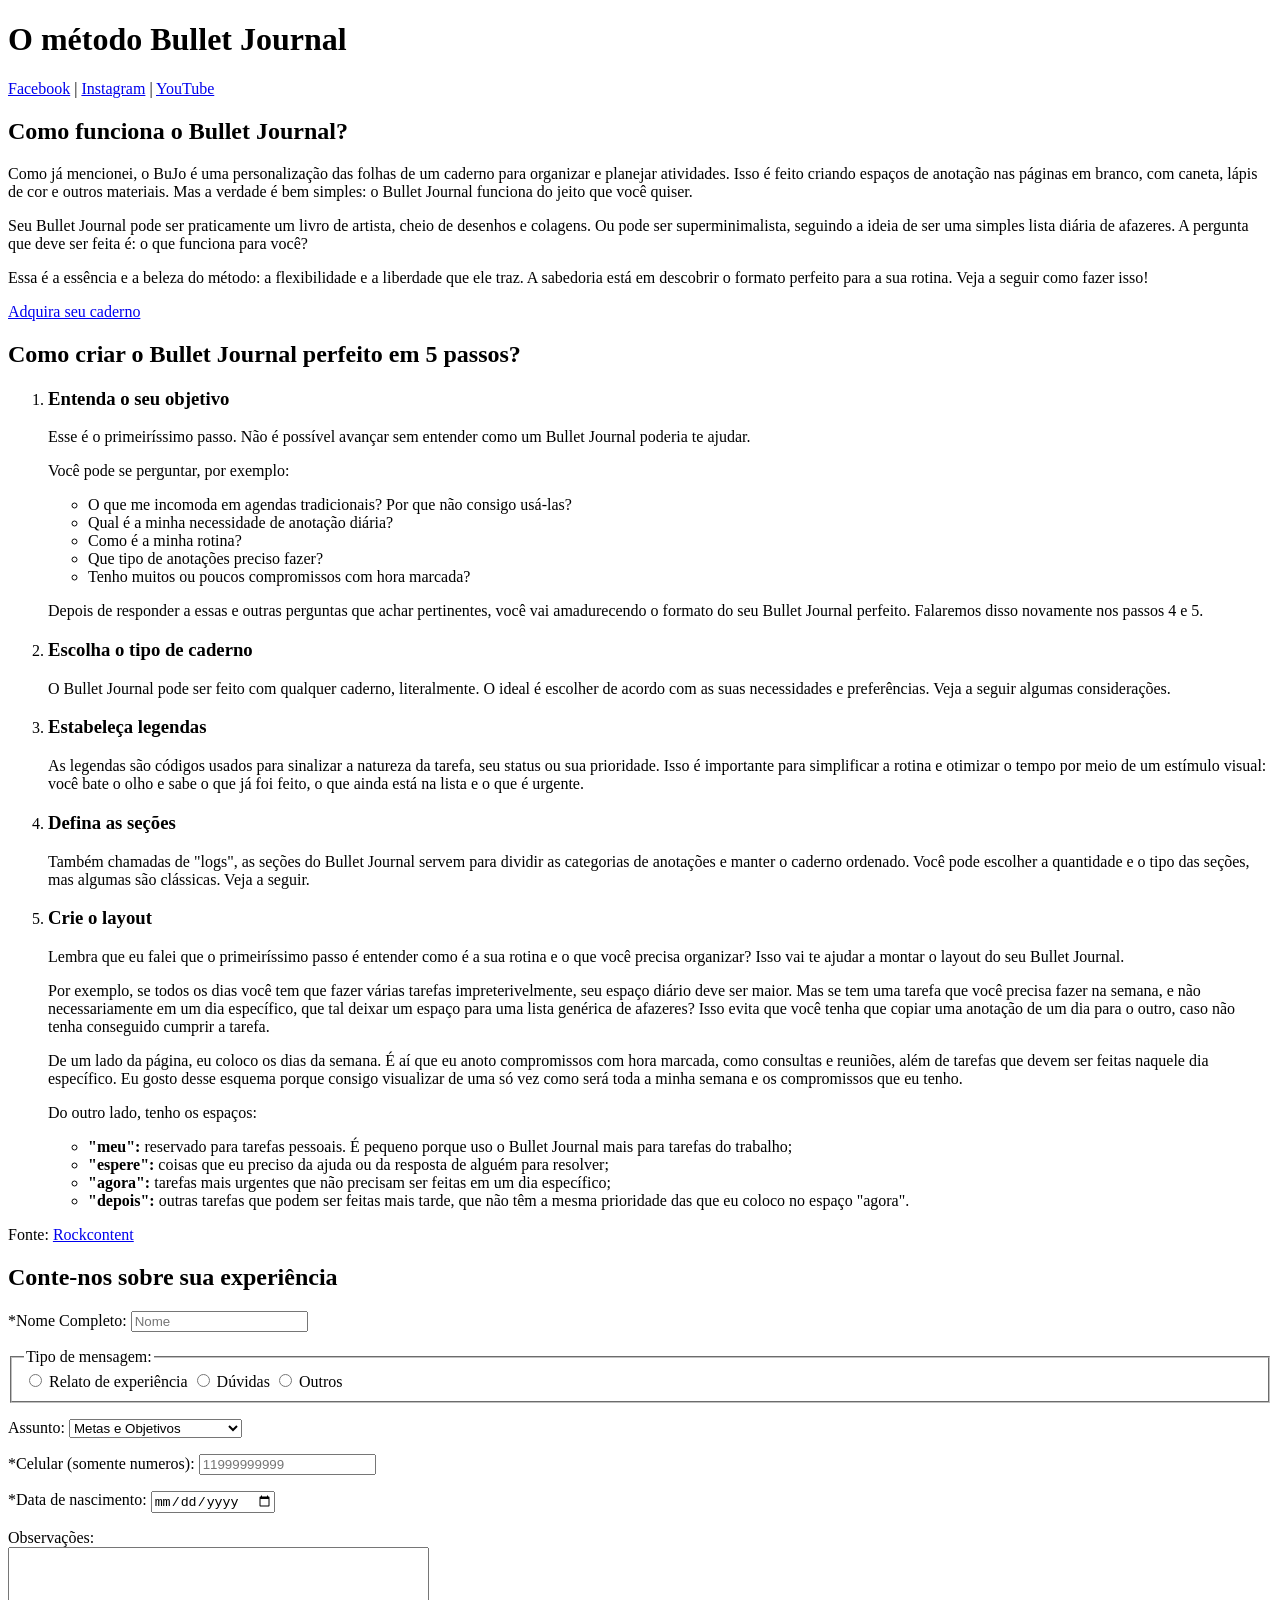
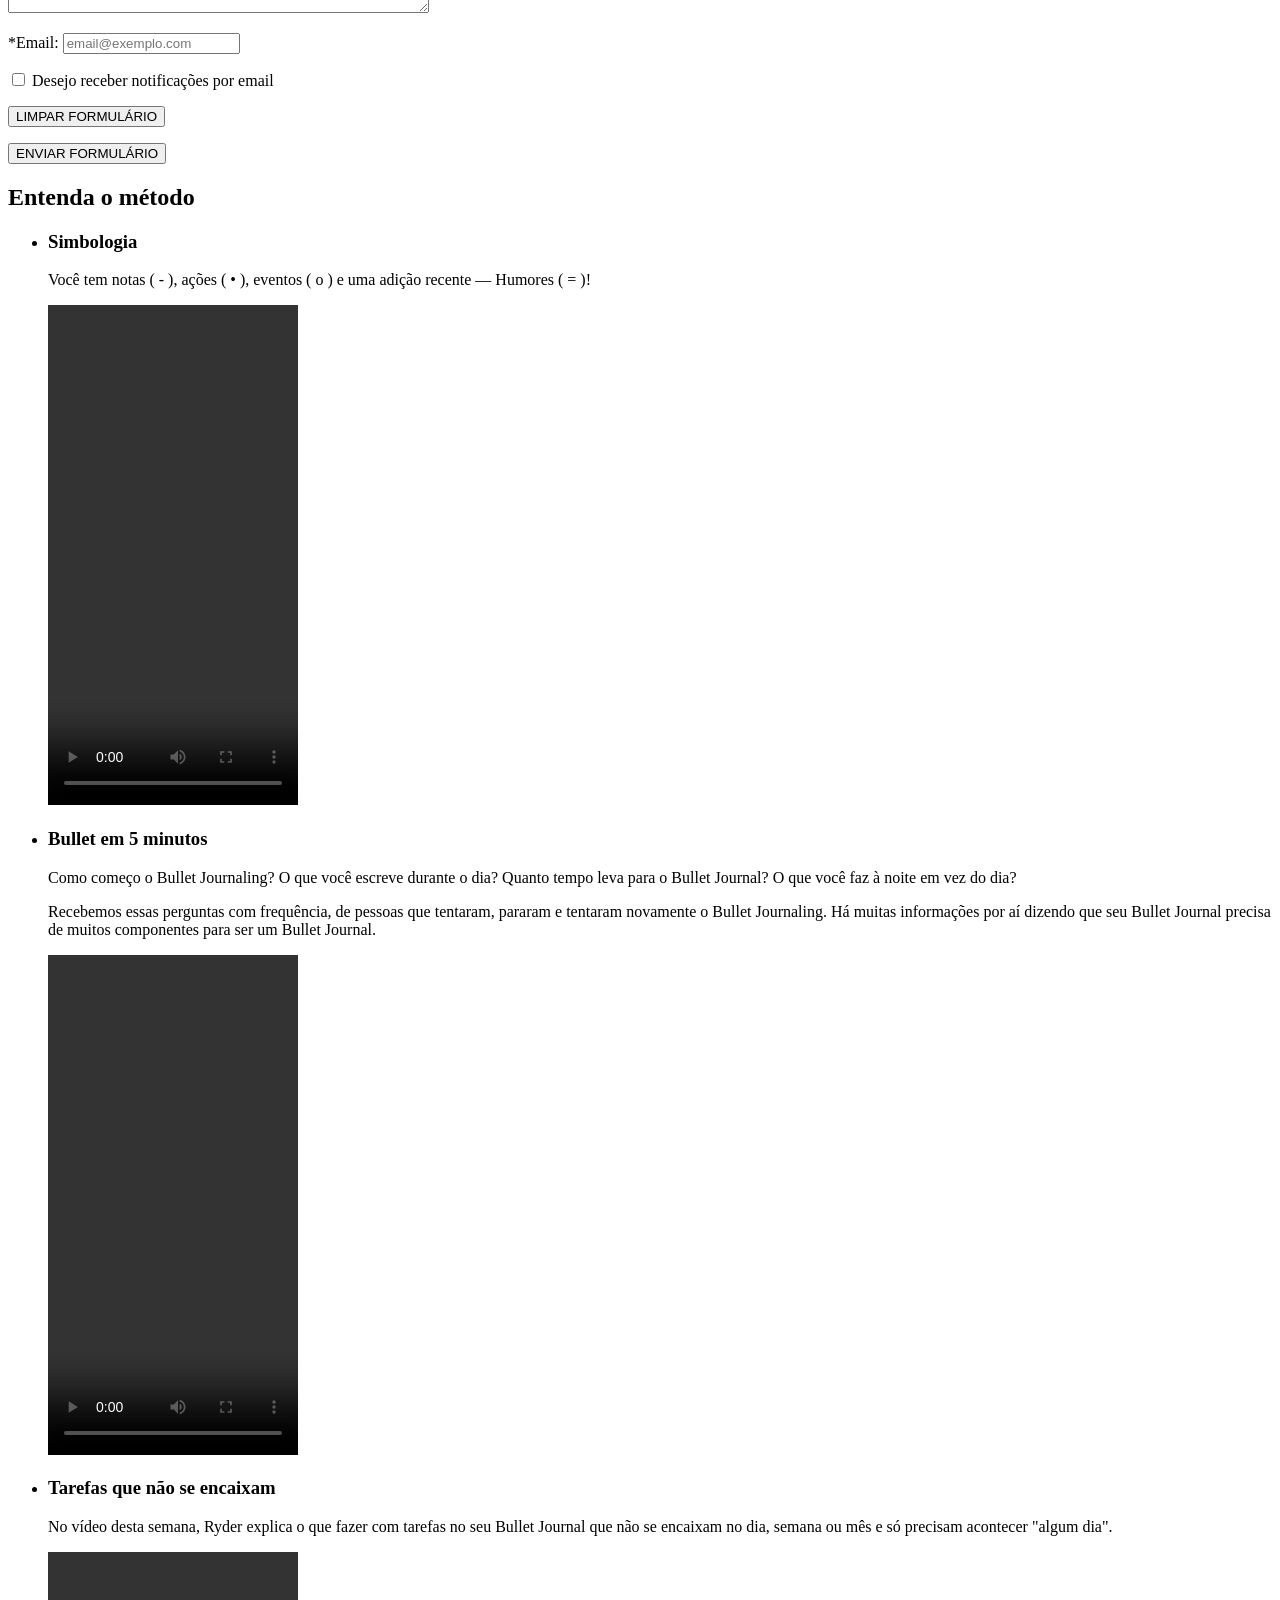
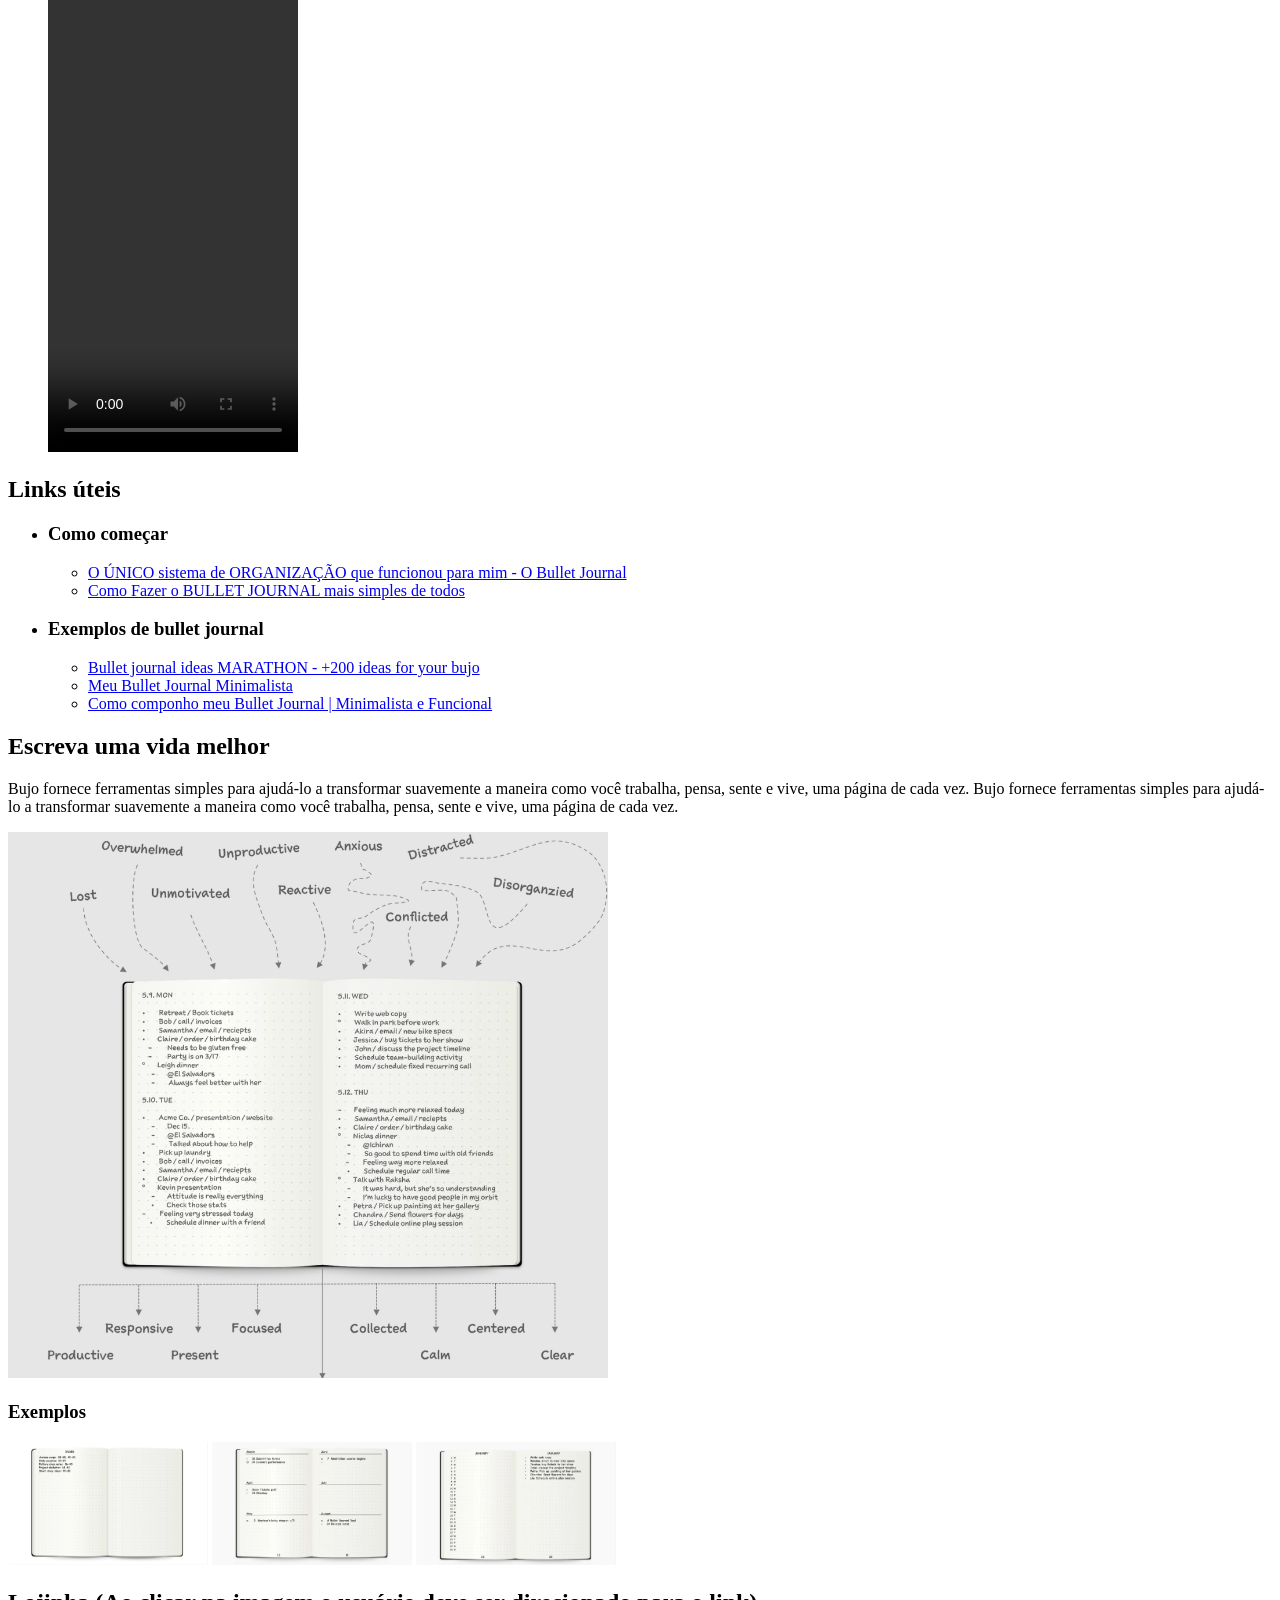
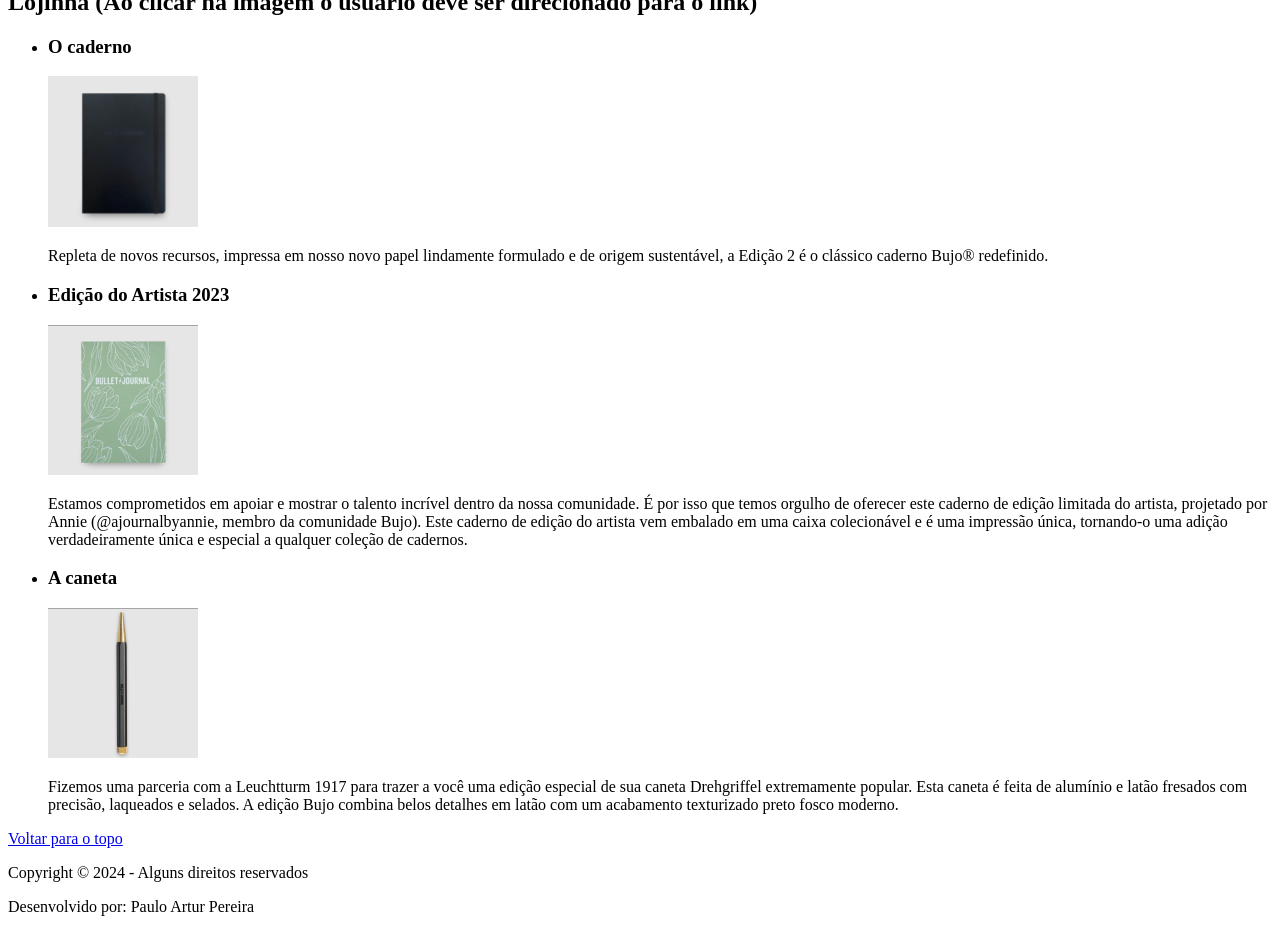
<file: desenvolvimento-web-I/atividade-bullet/index.html>
<!DOCTYPE html>
<html lang="pt-br">
<head>
  <meta charset="UTF-8" />
  <meta name="viewport" content="width=device-width, initial-scale=1.0" />
  <meta name="description" content="Aprenda o método Bullet Journal (BuJo) para organizar sua rotina com produtividade, criatividade e flexibilidade." />
  <title>Bullet Journal</title>
</head>
<body>

  <header id="top">
    <h1>O método Bullet Journal</h1>
    <p>
      <a href="https://www.facebook.com/bulletjournal">Facebook</a>
      |
      <a href="https://www.instagram.com/bulletjournal/">Instagram</a>
      |
      <a href="https://www.youtube.com/bulletjournal">YouTube</a>
    </p>
  </header>

  <section>
    <h2>Como funciona o Bullet Journal?</h2>
    <p>
      Como já mencionei, o BuJo é uma personalização das folhas de um caderno
      para organizar e planejar atividades. Isso é feito criando espaços de
      anotação nas páginas em branco, com caneta, lápis de cor e outros
      materiais. Mas a verdade é bem simples: o Bullet Journal funciona do
      jeito que você quiser.
    </p>
    <p>
      Seu Bullet Journal pode ser praticamente um livro de artista, cheio de
      desenhos e colagens. Ou pode ser superminimalista, seguindo a ideia de
      ser uma simples lista diária de afazeres. A pergunta que deve ser feita
      é: o que funciona para você?
    </p>
    <p>
      Essa é a essência e a beleza do método: a flexibilidade e a liberdade
      que ele traz. A sabedoria está em descobrir o formato perfeito para a
      sua rotina. Veja a seguir como fazer isso!
    </p>
    <p><a href="#lojinha">Adquira seu caderno</a></p>
  </section>

  <section>
    <h2>Como criar o Bullet Journal perfeito em 5 passos?</h2>

    <ol>
      <li>
        <h3>Entenda o seu objetivo</h3>
        <p>
          Esse é o primeiríssimo passo. Não é possível avançar sem entender
          como um Bullet Journal poderia te ajudar.
        </p>
        <p>Você pode se perguntar, por exemplo:</p>
        <ul>
          <li>O que me incomoda em agendas tradicionais? Por que não consigo usá-las?</li>
          <li>Qual é a minha necessidade de anotação diária?</li>
          <li>Como é a minha rotina?</li>
          <li>Que tipo de anotações preciso fazer?</li>
          <li>Tenho muitos ou poucos compromissos com hora marcada?</li>
        </ul>
        <p>
          Depois de responder a essas e outras perguntas que achar
          pertinentes, você vai amadurecendo o formato do seu Bullet Journal
          perfeito. Falaremos disso novamente nos passos 4 e 5.
        </p>
      </li>
      <li>
        <h3>Escolha o tipo de caderno</h3>
        <p>
          O Bullet Journal pode ser feito com qualquer caderno, literalmente.
          O ideal é escolher de acordo com as suas necessidades e
          preferências. Veja a seguir algumas considerações.
        </p>
      </li>
      <li>
        <h3>Estabeleça legendas</h3>
        <p>
          As legendas são códigos usados para sinalizar a natureza da tarefa,
          seu status ou sua prioridade. Isso é importante para simplificar a
          rotina e otimizar o tempo por meio de um estímulo visual: você bate
          o olho e sabe o que já foi feito, o que ainda está na lista e o que
          é urgente.
        </p>
      </li>
      <li>
        <h3>Defina as seções</h3>
        <p>
          Também chamadas de "logs", as seções do Bullet Journal servem para
          dividir as categorias de anotações e manter o caderno ordenado. Você
          pode escolher a quantidade e o tipo das seções, mas algumas são
          clássicas. Veja a seguir.
        </p>
      </li>
      <li>
        <h3>Crie o layout</h3>
        <p>
          Lembra que eu falei que o primeiríssimo passo é entender como é a
          sua rotina e o que você precisa organizar? Isso vai te ajudar a
          montar o layout do seu Bullet Journal.
        </p>
        <p>
          Por exemplo, se todos os dias você tem que fazer várias tarefas
          impreterivelmente, seu espaço diário deve ser maior. Mas se tem uma
          tarefa que você precisa fazer na semana, e não necessariamente em um
          dia específico, que tal deixar um espaço para uma lista genérica de
          afazeres? Isso evita que você tenha que copiar uma anotação de um
          dia para o outro, caso não tenha conseguido cumprir a tarefa.
        </p>
        <p>
          De um lado da página, eu coloco os dias da semana. É aí que eu anoto
          compromissos com hora marcada, como consultas e reuniões, além de
          tarefas que devem ser feitas naquele dia específico. Eu gosto desse
          esquema porque consigo visualizar de uma só vez como será toda a
          minha semana e os compromissos que eu tenho.
        </p>
        <p>Do outro lado, tenho os espaços:</p>
        <ul>
          <li><strong>"meu":</strong> reservado para tarefas pessoais. É pequeno porque uso o Bullet Journal mais para tarefas do trabalho;</li>
          <li><strong>"espere":</strong> coisas que eu preciso da ajuda ou da resposta de alguém para resolver;</li>
          <li><strong>"agora":</strong> tarefas mais urgentes que não precisam ser feitas em um dia específico;</li>
          <li><strong>"depois":</strong> outras tarefas que podem ser feitas mais tarde, que não têm a mesma prioridade das que eu coloco no espaço "agora".</li>
        </ul>
      </li>
    </ol>

    <p>
      Fonte:
      <a href="https://rockcontent.com/br/talent-blog/bullet-journal/">Rockcontent</a>
    </p>
  </section>

  <section>
    <h2>Conte-nos sobre sua experiência</h2>
    <form action="#" method="post">
      <p>
        <label for="nome">*Nome Completo:</label>
      <input type="text" id="nome" name="nome" placeholder="Nome" required />
      </p>

      <fieldset>
        <legend>Tipo de mensagem:</legend>
        <label>
          <input type="radio" name="tipo_mensagem" value="relato" required />
          Relato de experiência
        </label>
        <label>
          <input type="radio" name="tipo_mensagem" value="duvidas" />
          Dúvidas
        </label>
        <label>
          <input type="radio" name="tipo_mensagem" value="outros" />
          Outros
        </label>
      </fieldset>

      <p>
        <label for="assunto">Assunto:</label>
      <select id="assunto" name="assunto">
        <option>Metas e Objetivos</option>
        <option>Coleções Personalizadas</option>
        <option>Registro de Hábito</option>
        <option>Planejamento Financeiro</option>
      </select>
      </p>

      <p>
        <label for="celular">*Celular (somente numeros):</label>
      <input type="tel" id="celular" name="celular" pattern="[0-9]+" placeholder="11999999999" required />
      </p>

      <p>
        <label for="nascimento">*Data de nascimento:</label>
      <input type="date" id="nascimento" name="nascimento" required />
      </p>

      <p>
        <label for="observacoes">Observações:</label><br />
      <textarea id="observacoes" name="observacoes" rows="4" cols="50"></textarea><br />
      </p>

      <p>
        <label for="email">*Email:</label>
      <input type="email" id="email" name="email" placeholder="email@exemplo.com" required />
      </p>

      <label>
        <input type="checkbox" name="notificacoes" />
        Desejo receber notificações por email
      </label><br />

      <p>
        <button type="reset">LIMPAR FORMULÁRIO</button>
      </p>
      <p>
      <button type="submit">ENVIAR FORMULÁRIO</button>
      </p>
    </form>
  </section>

  <section>
    <h2>Entenda o método</h2>
    <ul>
      <li>
        <h3>Simbologia</h3>
        <p>Você tem notas ( - ), ações ( • ), eventos ( o ) e uma adição recente — Humores ( = )!</p>
        <video controls width="250" height="500">
          <source src="src/videos/simbologia.mp4" type="video/mp4">
          Seu navegador não suporta o elemento de vídeo.
        </video>
      </li>
      <li>
        <h3>Bullet em 5 minutos</h3>
        <p>Como começo o Bullet Journaling? O que você escreve durante o dia? Quanto tempo leva para o Bullet Journal? O que você faz à noite em vez do dia?</p>
        <p>Recebemos essas perguntas com frequência, de pessoas que tentaram, pararam e tentaram novamente o Bullet Journaling. Há muitas informações por aí dizendo que seu Bullet Journal precisa de muitos componentes para ser um Bullet Journal.</p>
        <video controls width="250" height="500">
          <source src="src/videos/bullet-5min.mp4" type="video/mp4">
          Seu navegador não suporta o elemento de vídeo.
        </video>
      </li>
      <li>
        <h3>Tarefas que não se encaixam</h3>
        <p>No vídeo desta semana, Ryder explica o que fazer com tarefas no seu Bullet Journal que não se encaixam no dia, semana ou mês e só precisam acontecer "algum dia".</p>
        <video controls width="250" height="500">
          <source src="src/videos/tarefas-nao-encaixam.mp4" type="video/mp4">
          Seu navegador não suporta o elemento de vídeo.
        </video>
      </li>
    </ul>
  </section>

  <section>
    <h2>Links úteis</h2>
    <ul>
      <li>
        <h3>Como começar</h3>
        <ul>
          <li><a href="https://www.youtube.com/watch?v=cRVn3AzMcnI">O ÚNICO sistema de ORGANIZAÇÃO que funcionou para mim - O Bullet Journal</a></li>
          <li><a href="https://www.youtube.com/watch?v=ORv60HxNzQo">Como Fazer o BULLET JOURNAL mais simples de todos</a></li>
        </ul>
      </li>
      <li>
        <h3>Exemplos de bullet journal</h3>
        <ul>
          <li><a href="https://www.youtube.com/watch?v=dtC1M3NyxRA">Bullet journal ideas MARATHON - +200 ideas for your bujo</a></li>
          <li><a href="https://www.youtube.com/watch?v=tR6CHxIHntk">Meu Bullet Journal Minimalista</a></li>
          <li><a href="https://www.youtube.com/watch?v=eTIcCcflQAk">Como componho meu Bullet Journal | Minimalista e Funcional</a></li>
        </ul>
      </li>
    </ul>
  </section>

  <section>
    <h2>Escreva uma vida melhor</h2>
    <p>Bujo fornece ferramentas simples para ajudá-lo a transformar suavemente a maneira como você trabalha, pensa, sente e vive, uma página de cada vez. Bujo fornece ferramentas simples para ajudá-lo a transformar suavemente a maneira como você trabalha, pensa, sente e vive, uma página de cada vez.</p>
    <img src="src/images/bujo.png" alt="Exemplo de layout Bullet Journal" width="600" />

    <h3>Exemplos</h3>
    <img src="src/images/index.png" alt="Página de índice do Bullet Journal" width="200" />
    <img src="src/images/index-ano.png" alt="Visão geral anual do Bullet Journal" width="200" />
    <img src="src/images/future-log.png" alt="Registro futuro para planejamento de longo prazo" width="200" />
  </section>

  <section id="lojinha">
    <h2>Lojinha (Ao clicar na imagem o usuário deve ser direcionado para o link)</h2>

    <ul>
      <li>
        <h3>O caderno</h3>
        <a href="https://bulletjournal.com/products/edition-2?variant=33052778692705">
          <img src="src/images/caderno.png" alt="Caderno Bullet Journal Edição 2" />
        </a>
        <p>Repleta de novos recursos, impressa em nosso novo papel lindamente formulado e de origem sustentável, a Edição 2 é o clássico caderno Bujo® redefinido.</p>
      </li>
      <li>
        <h3>Edição do Artista 2023</h3>
        <a href="https://bulletjournal.com/products/artist-edition-2023">
          <img src="src/images/ed-artista.png" alt="Caderno Edição do Artista 2023" />
        </a>
        <p>Estamos comprometidos em apoiar e mostrar o talento incrível dentro da nossa comunidade. É por isso que temos orgulho de oferecer este caderno de edição limitada do artista, projetado por Annie (@ajournalbyannie, membro da comunidade Bujo). Este caderno de edição do artista vem embalado em uma caixa colecionável e é uma impressão única, tornando-o uma adição verdadeiramente única e especial a qualquer coleção de cadernos.</p>
      </li>
      <li>
        <h3>A caneta</h3>
        <a href="https://bulletjournal.com/products/the-bujo-drehgriffel">
          <img src="src/images/caneta.png" alt="Caneta Drehgriffel edição Bujo" />
        </a>
        <p>Fizemos uma parceria com a Leuchtturm 1917 para trazer a você uma edição especial de sua caneta Drehgriffel extremamente popular. Esta caneta é feita de alumínio e latão fresados com precisão, laqueados e selados. A edição Bujo combina belos detalhes em latão com um acabamento texturizado preto fosco moderno.</p>
      </li>
    </ul>
  </section>

  <footer>
    <a href="#top">Voltar para o topo</a>
    <p>Copyright &copy; 2024 - Alguns direitos reservados</p>
    <p>Desenvolvido por: Paulo Artur Pereira</p>
  </footer>

</body>
</html>
</file>
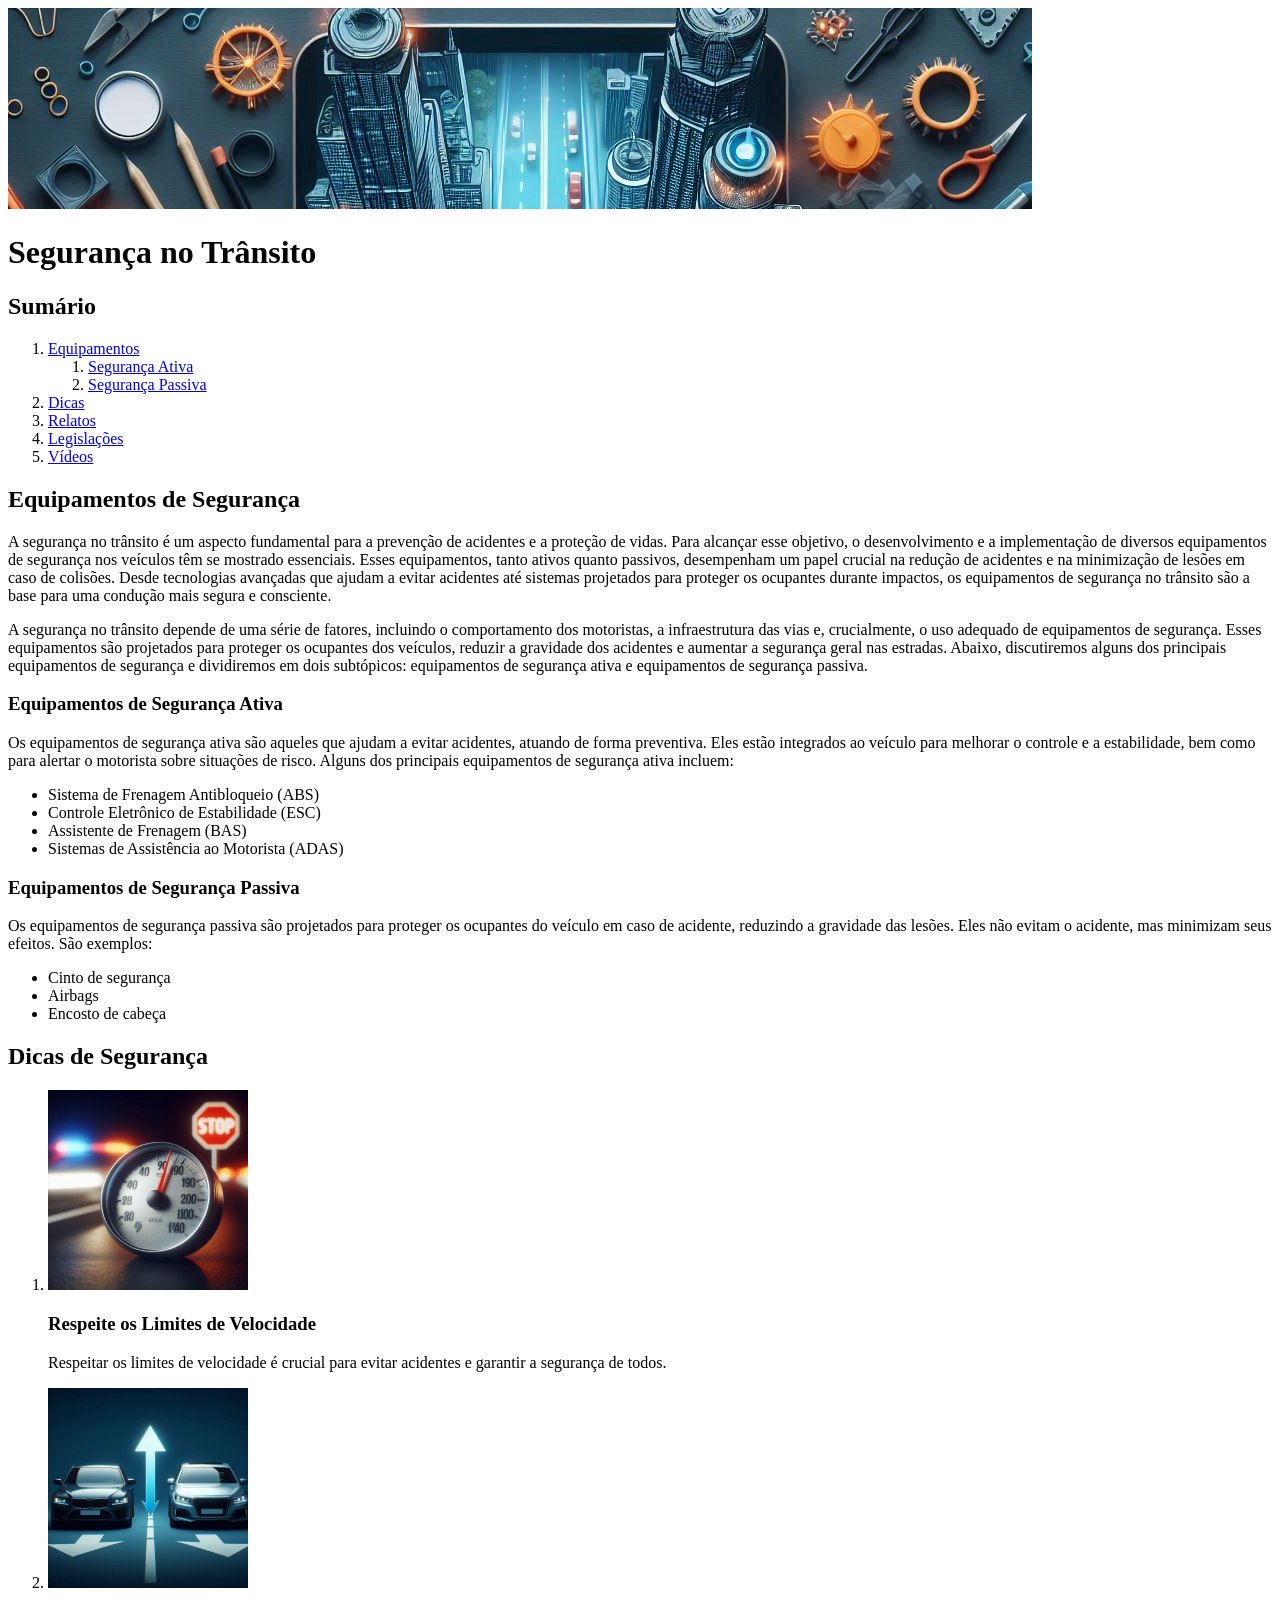
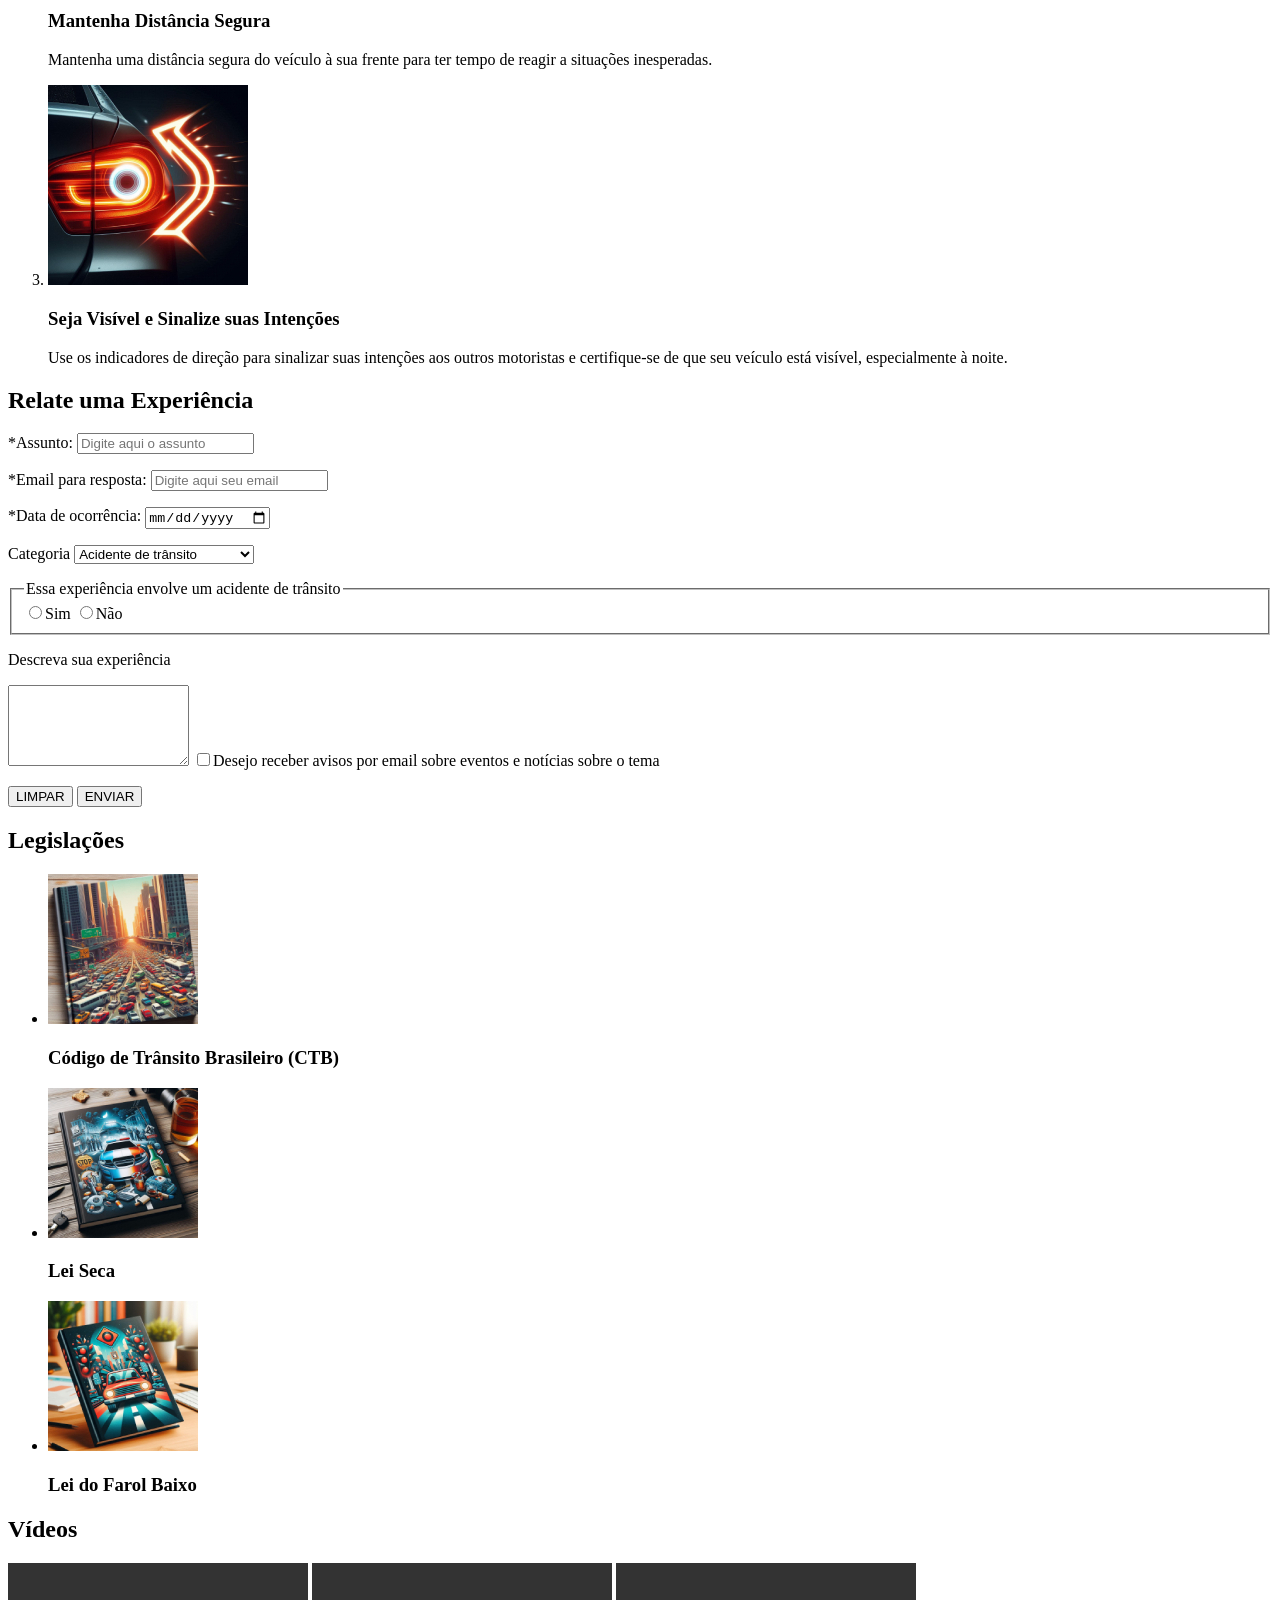
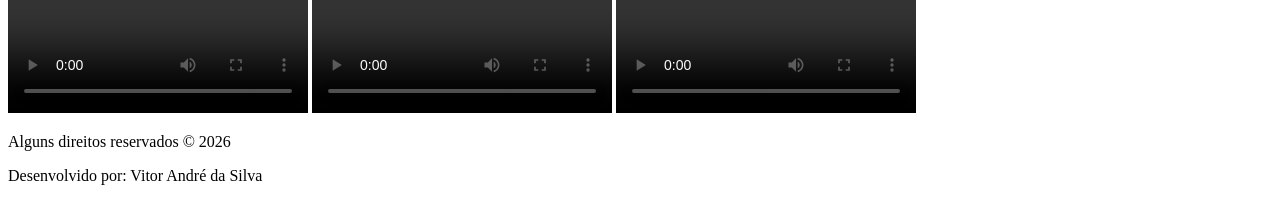
<file: desenvolvimento-web-I/atividade-seguranca-no-transito/index.html>
<!DOCTYPE html>
<html lang="pt-br">
<head>
    <meta charset="UTF-8">
    <meta name="viewport" content="width=device-width, initial-scale=1.0">
    <title>Segurança no Trânsito</title>
</head>
<body>
    <header>
        <img src="src/images/imagem-banner.png" alt="Banner Segurança no Trânsito">
        <h1>Segurança no Trânsito</h1>
    </header>
    <main>
        <section id="sumario">
            <h2>Sumário</h2>
            <ol>
                <li>
                    <a href="#equipamentos">Equipamentos</a>
                    <ol>
                        <li>
                            <a href="#ativa">Segurança Ativa</a>
                        </li>
                        <li>
                            <a href="#passiva">Segurança Passiva</a>
                        </li>
                    </ol>
                </li>
                <li>
                    <a href="#dicas">Dicas</a>
                </li>
                <li>
                    <a href="#relatos">Relatos</a>
                </li>
                <li>
                    <a href="#legislacoes">Legislações</a>
                </li>
                <li>
                    <a href="#videos">Vídeos</a>
                </li>
            </ol>
        </section>
        <section id="equipamentos">
            <h2>Equipamentos de Segurança</h2>
            <p>A segurança no trânsito é um aspecto fundamental para a prevenção de acidentes e a proteção de vidas. Para alcançar esse objetivo, o desenvolvimento e a implementação de diversos equipamentos de segurança nos veículos têm se mostrado essenciais. Esses equipamentos, tanto ativos quanto passivos, desempenham um papel crucial na redução de acidentes e na minimização de lesões em caso de colisões. Desde tecnologias avançadas que ajudam a evitar acidentes até sistemas projetados para proteger os ocupantes durante impactos, os equipamentos de segurança no trânsito são a base para uma condução mais segura e consciente.</p>
            <p>A segurança no trânsito depende de uma série de fatores, incluindo o comportamento dos motoristas, a infraestrutura das vias e, crucialmente, o uso adequado de equipamentos de segurança. Esses equipamentos são projetados para proteger os ocupantes dos veículos, reduzir a gravidade dos acidentes e aumentar a segurança geral nas estradas. Abaixo, discutiremos alguns dos principais equipamentos de segurança e dividiremos em dois subtópicos: equipamentos de segurança ativa e equipamentos de segurança passiva.</p>
            <h3 id="ativa">Equipamentos de Segurança Ativa</h3>
            <p>Os equipamentos de segurança ativa são aqueles que ajudam a evitar acidentes, atuando de forma preventiva. Eles estão integrados ao veículo para melhorar o controle e a estabilidade, bem como para alertar o motorista sobre situações de risco. Alguns dos principais equipamentos de segurança ativa incluem:</p>
            <ul>
                <li>Sistema de Frenagem Antibloqueio (ABS)</li>
                <li>Controle Eletrônico de Estabilidade (ESC)</li>
                <li>Assistente de Frenagem (BAS)</li>
                <li>Sistemas de Assistência ao Motorista (ADAS)</li>
            </ul>
            <h3 id="passiva">Equipamentos de Segurança Passiva</h3>
            <p>Os equipamentos de segurança passiva são projetados para proteger os ocupantes do veículo em caso de acidente, reduzindo a gravidade das lesões. Eles não evitam o acidente, mas minimizam seus efeitos. São exemplos:</p>
            <ul>
                <li>Cinto de segurança</li>
                <li>Airbags</li>
                <li>Encosto de cabeça</li>
            </ul>
        </section>
        <section id="dicas">
            <h2>Dicas de Segurança</h2>
            <ol>
                <li>
                    <img src="src/images/velocidade.jpg" alt="Respeitar limites de velocidade">
                    <h3>Respeite os Limites de Velocidade</h3>
                    <p>Respeitar os limites de velocidade é crucial para evitar acidentes e garantir a segurança de todos.</p>
                </li>
                <li>
                    <img src="src/images/distancia.jpg" alt="Manter distância segura">
                    <h3>Mantenha Distância Segura</h3>
                    <p>Mantenha uma distância segura do veículo à sua frente para ter tempo de reagir a situações inesperadas.</p>
                </li>
                <li>
                    <img src="src/images/sinalizacao.jpg" alt="Sinalizar intenções">
                    <h3>Seja Visível e Sinalize suas Intenções</h3>
                    <p>Use os indicadores de direção para sinalizar suas intenções aos outros motoristas e certifique-se de que seu veículo está visível, especialmente à noite.</p>
                </li>
            </ol>
        </section>
        <section id="relatos">
            <h2>Relate uma Experiência</h2>
            <form action="#" method="post">
                <p>
                    <label for="assunto">*Assunto:</label>
                    <input type="text" id="assunto" name="assunto" placeholder="Digite aqui o assunto" required>
                </p>
                <p>
                    <label for="email">*Email para resposta:</label>
                    <input type="email" id="email" name="email" placeholder="Digite aqui seu email" required>
                </p>
                <p>
                    <label for="data">*Data de ocorrência:</label>
                    <input type="date" id="data" name="data" required>
                </p>
                <p>
                    <label for="categoria">Categoria</label>
                    <select name="categoria" id="categoria">
                        <option value="acidente">Acidente de trânsito</option>
                        <option value="infraestrutura">Problema de infraestrutura</option>
                        <option value="risco">Situação de risco</option>
                        <option value="outro">Outro</option>
                    </select>
                </p>
                <fieldset>
                    <legend>Essa experiência envolve um acidente de trânsito</legend>
                    <label>
                        <input type="radio" name="acidente" value="sim">Sim
                    </label>
                    <label>
                        <input type="radio" name="acidente" value="nao">Não
                    </label>
                </fieldset>
                <p>Descreva sua experiência</p>    
                <textarea name="experiencia" id="experiencia" rows="5"></textarea>
                <label for="avisos">
                    <input type="checkbox" name="avisos" id="avisos">Desejo receber avisos por email sobre eventos e notícias sobre o tema
                </label>
                <p>
                    <input type="reset" value="LIMPAR">
                    <input type="submit" value="ENVIAR">
                </p>
            </form>
        </section>
        <section id="legislacoes">
            <h2>Legislações</h2>
            <ul>
                <li>
                    <img src="src/images/codigo-de-transito.jpg" alt="Código de Trânsito Brasileiro">
                    <h3>Código de Trânsito Brasileiro (CTB)</h3>
                </li>
                <li>
                    <img src="src/images/lei-seca.jpg" alt="Lei Seca">
                    <h3>Lei Seca</h3>
                </li>
                <li>
                    <img src="src/images/lei-farol-baixo.jpg" alt="Lei do Farol Baixo">
                    <h3>Lei do Farol Baixo</h3>
                </li>
            </ul>
        </section>
        <section id="videos">
            <h2>Vídeos</h2>
            <video src="src/videos/video1.mp4" controls width="300"></video>
            <video src="src/videos/video2.mp4" controls width="300"></video>
            <video src="src/videos/video3.mp4" controls width="300"></video>
        </section>
    </main>
    <footer>
        <p>Alguns direitos reservados © 2026</p>
        <p>Desenvolvido por: Vitor André da Silva</p>
    </footer>
</body>
</html>
</file>
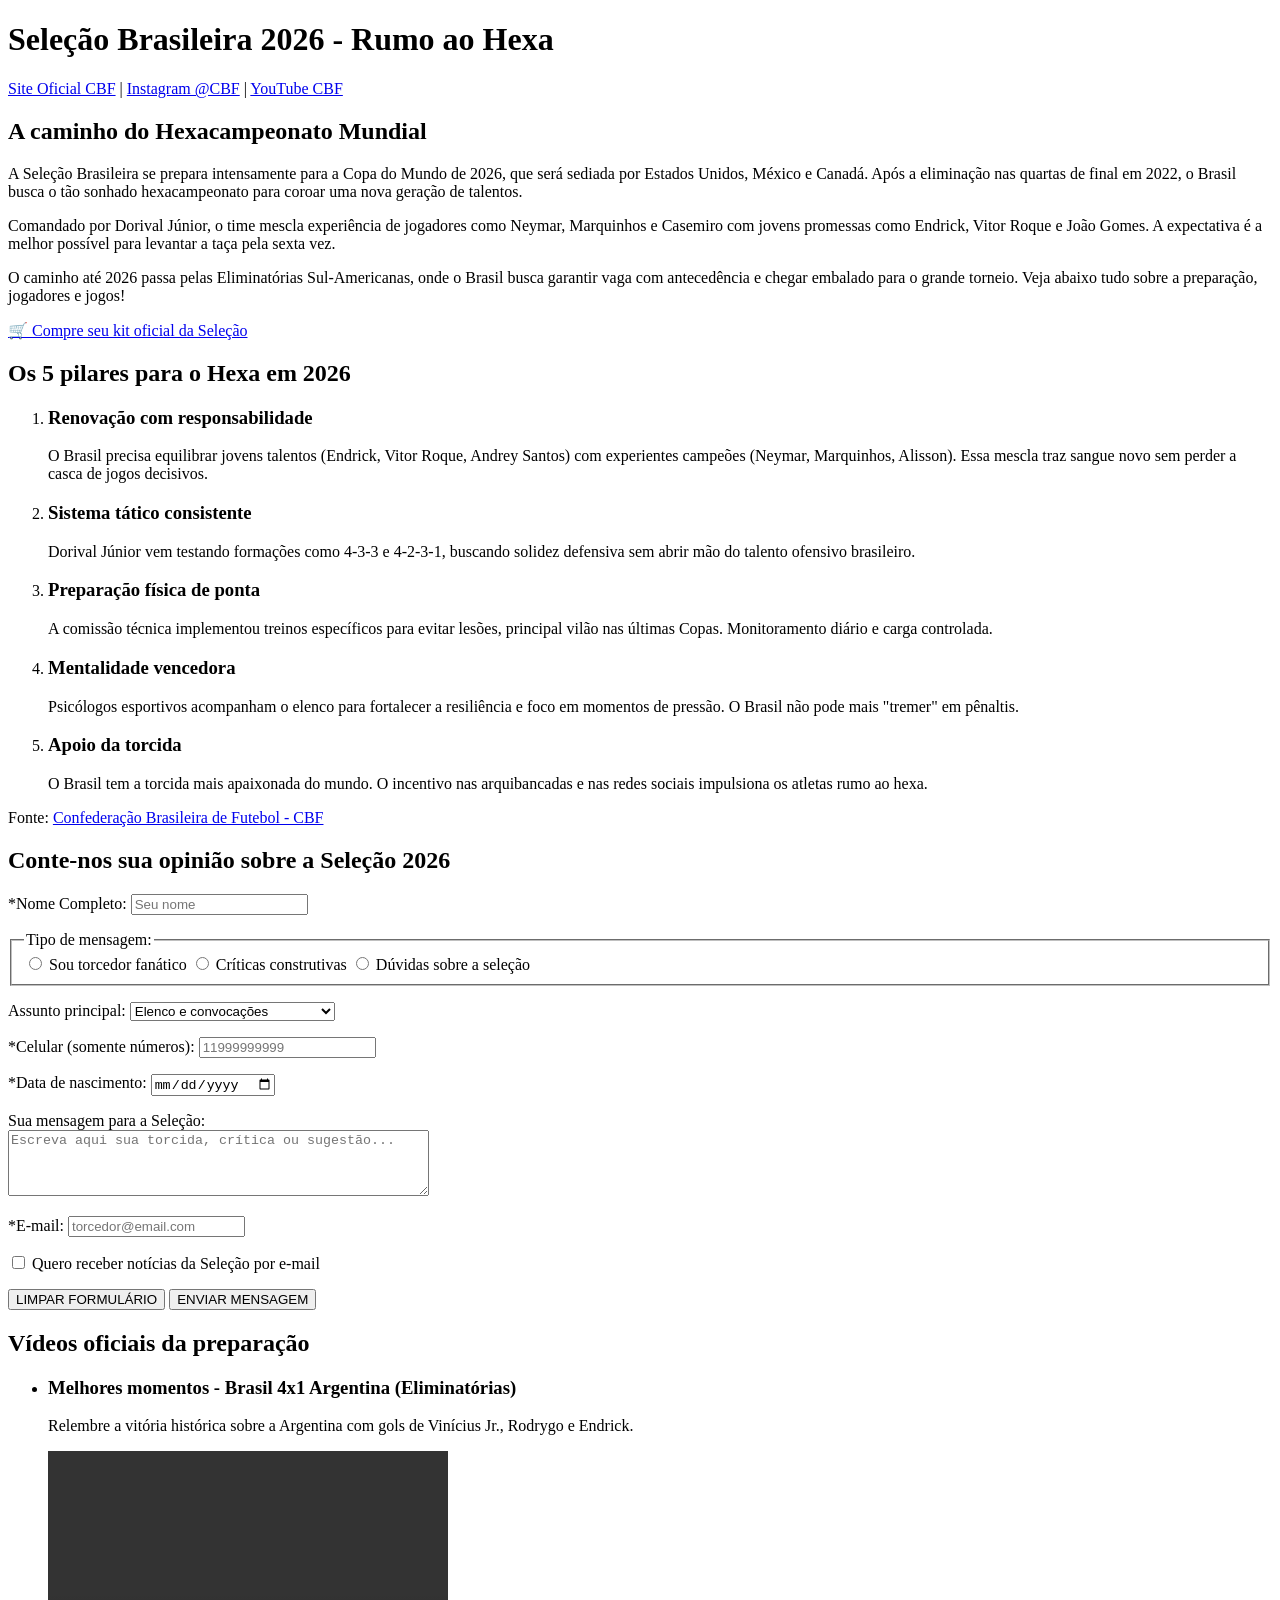
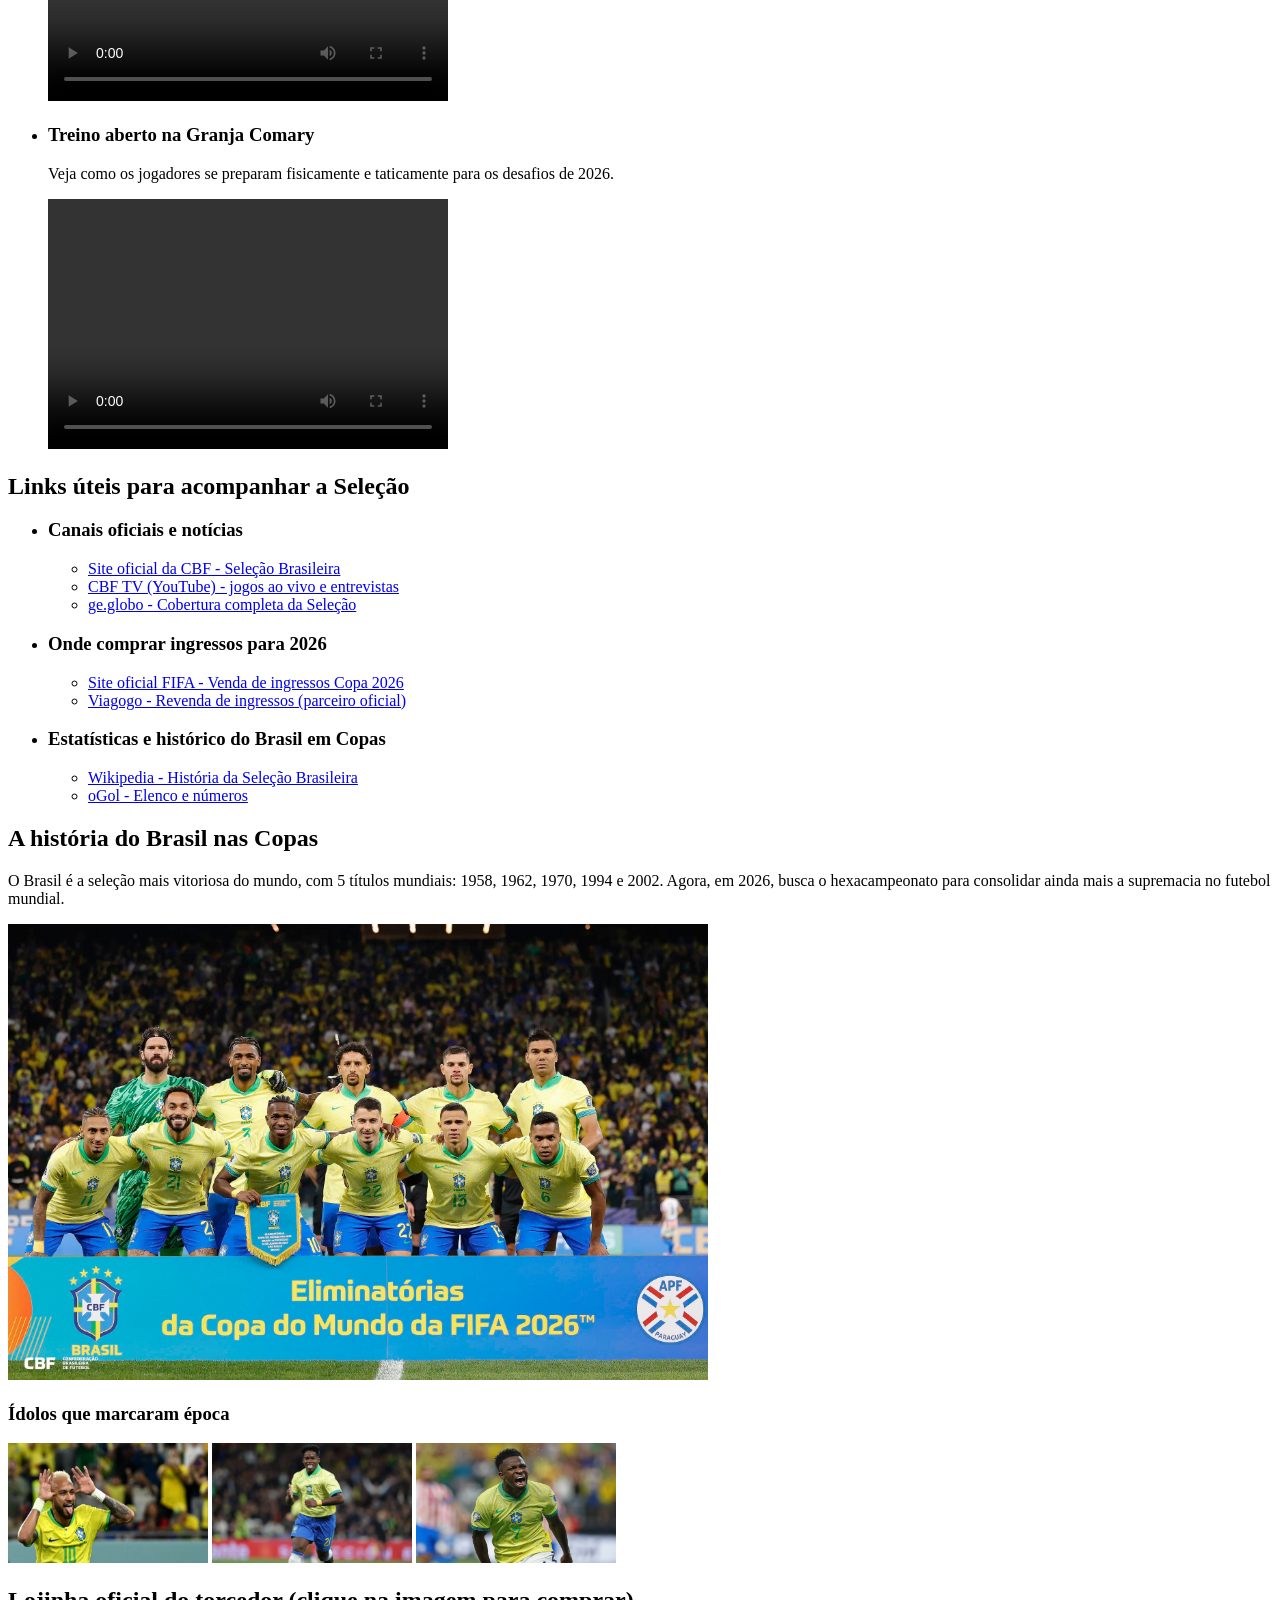
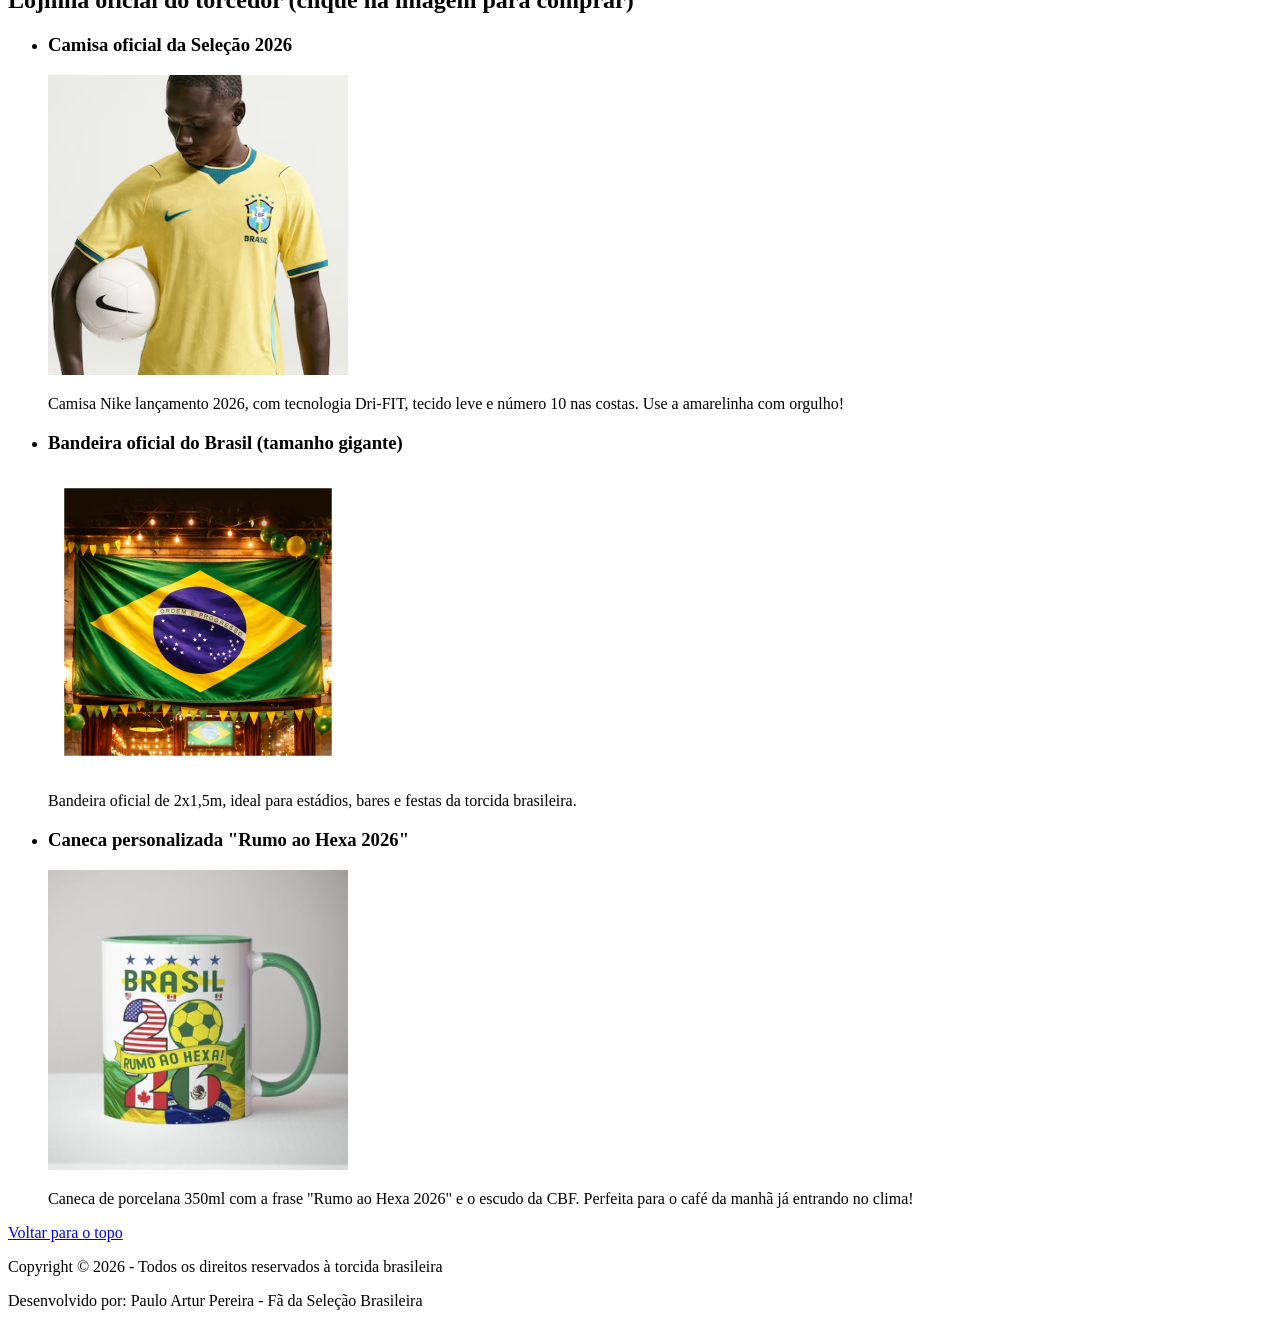
<file: desenvolvimento-web-I/atividade-selecao-brasileira-2026/index.html>
<!DOCTYPE html>
<html lang="pt-br">
<head>
  <meta charset="UTF-8" />
  <meta name="viewport" content="width=device-width, initial-scale=1.0" />
  <meta name="description" content="Tudo sobre a Seleção Brasileira de Futebol na preparação para a Copa do Mundo de 2026. Escalação, jogadores, jogos e história." />
  <title>Seleção Brasileira 2026 | Rumo ao Hexa</title>
</head>
<body>

  <header id="top">
    <h1>Seleção Brasileira 2026 - Rumo ao Hexa</h1>
    <p>
      <a href="https://www.cbf.com.br/selecao-brasileira" target="_blank" rel="noopener noreferrer">Site Oficial CBF</a>
      |
      <a href="https://www.instagram.com/cbf_futebol/" target="_blank" rel="noopener noreferrer">Instagram @CBF</a>
      |
      <a href="https://www.youtube.com/@CBFtv" target="_blank" rel="noopener noreferrer">YouTube CBF</a>
    </p>
  </header>

  <section>
    <h2>A caminho do Hexacampeonato Mundial</h2>
    <p>
      A Seleção Brasileira se prepara intensamente para a Copa do Mundo de 2026, que será sediada por Estados Unidos, México e Canadá. 
      Após a eliminação nas quartas de final em 2022, o Brasil busca o tão sonhado hexacampeonato para coroar uma nova geração de talentos.
    </p>
    <p>
      Comandado por Dorival Júnior, o time mescla experiência de jogadores como Neymar, Marquinhos e Casemiro com jovens promessas 
      como Endrick, Vitor Roque e João Gomes. A expectativa é a melhor possível para levantar a taça pela sexta vez.
    </p>
    <p>
      O caminho até 2026 passa pelas Eliminatórias Sul-Americanas, onde o Brasil busca garantir vaga com antecedência e chegar 
      embalado para o grande torneio. Veja abaixo tudo sobre a preparação, jogadores e jogos!
    </p>
    <p><a href="#lojinha">🛒 Compre seu kit oficial da Seleção</a></p>
  </section>

  <section>
    <h2>Os 5 pilares para o Hexa em 2026</h2>

    <ol>
      <li>
        <h3> Renovação com responsabilidade</h3>
        <p>
          O Brasil precisa equilibrar jovens talentos (Endrick, Vitor Roque, Andrey Santos) com experientes campeões (Neymar, Marquinhos, Alisson).
          Essa mescla traz sangue novo sem perder a casca de jogos decisivos.
        </p>
      </li>
      <li>
        <h3> Sistema tático consistente</h3>
        <p>
          Dorival Júnior vem testando formações como 4-3-3 e 4-2-3-1, buscando solidez defensiva sem abrir mão do talento ofensivo brasileiro.
        </p>
      </li>
      <li>
        <h3>Preparação física de ponta</h3>
        <p>
          A comissão técnica implementou treinos específicos para evitar lesões, principal vilão nas últimas Copas. Monitoramento diário e carga controlada.
        </p>
      </li>
      <li>
        <h3> Mentalidade vencedora</h3>
        <p>
          Psicólogos esportivos acompanham o elenco para fortalecer a resiliência e foco em momentos de pressão. O Brasil não pode mais "tremer" em pênaltis.
        </p>
      </li>
      <li>
        <h3> Apoio da torcida</h3>
        <p>
          O Brasil tem a torcida mais apaixonada do mundo. O incentivo nas arquibancadas e nas redes sociais impulsiona os atletas rumo ao hexa.
        </p>
      </li>
    </ol>

    <p>
      Fonte: <a href="https://www.cbf.com.br/selecao-brasileira" target="_blank" rel="noopener noreferrer">Confederação Brasileira de Futebol - CBF</a>
    </p>
  </section>

  <section>
    <h2>Conte-nos sua opinião sobre a Seleção 2026</h2>
    <form action="#" method="post">
      <p>
        <label for="nome">*Nome Completo:</label>
      <input type="text" id="nome" name="nome" placeholder="Seu nome" required />
      </p>

      <fieldset>
        <legend>Tipo de mensagem:</legend>
        <label>
          <input type="radio" name="tipo_mensagem" value="torcedor" required />
          Sou torcedor fanático
        </label>
        <label>
          <input type="radio" name="tipo_mensagem" value="criticas" />
          Críticas construtivas
        </label>
        <label>
          <input type="radio" name="tipo_mensagem" value="duvidas" />
          Dúvidas sobre a seleção
        </label>
      </fieldset>

      <p>
        <label for="assunto">Assunto principal:</label>
      <select id="assunto" name="assunto">
        <option>Elenco e convocações</option>
        <option>Tática e esquema tático</option>
        <option>Jogos das Eliminatórias</option>
        <option>Ingressos e viagens para 2026</option>
        <option>Camisas e produtos oficiais</option>
      </select>
      </p>

      <p>
        <label for="celular">*Celular (somente números):</label>
      <input type="tel" id="celular" name="celular" pattern="[0-9]+" placeholder="11999999999" required />
      </p>

      <p>
        <label for="nascimento">*Data de nascimento:</label>
      <input type="date" id="nascimento" name="nascimento" required />
      </p>

      <p>
        <label for="observacoes">Sua mensagem para a Seleção:</label><br />
      <textarea id="observacoes" name="observacoes" rows="4" cols="50" placeholder="Escreva aqui sua torcida, crítica ou sugestão..."></textarea><br />
      </p>

      <p>
        <label for="email">*E-mail:</label>
      <input type="email" id="email" name="email" placeholder="torcedor@email.com" required />
      </p>

      <p>
        <label>
        <input type="checkbox" name="notificacoes" />
        Quero receber notícias da Seleção por e-mail
      </label><br />
      </p>

      <button type="reset">LIMPAR FORMULÁRIO</button>
      <button type="submit">ENVIAR MENSAGEM</button>
    </form>
  </section>

  <section>
    <h2>Vídeos oficiais da preparação</h2>
    <ul>
      <li>
        <h3>Melhores momentos - Brasil 4x1 Argentina (Eliminatórias)</h3>
        <p>Relembre a vitória histórica sobre a Argentina com gols de Vinícius Jr., Rodrygo e Endrick.</p>
        <video controls width="400" height="250">
          <source src="src/videos/brasil-argentina.mp4" type="video/mp4">
          Seu navegador não suporta vídeo nativo.
        </video>
      </li>
      <li>
        <h3>Treino aberto na Granja Comary</h3>
        <p>Veja como os jogadores se preparam fisicamente e taticamente para os desafios de 2026.</p>
        <video controls width="400" height="250">
          <source src="src/videos/treino-granja.mp4" type="video/mp4">
          Seu navegador não suporta vídeo nativo.
        </video>
      </li>
    </ul>
  </section>

  <section>
    <h2>Links úteis para acompanhar a Seleção</h2>
    <ul>
      <li>
        <h3>Canais oficiais e notícias</h3>
        <ul>
          <li><a href="https://www.cbf.com.br/selecao-brasileira" target="_blank" rel="noopener noreferrer">Site oficial da CBF - Seleção Brasileira</a></li>
          <li><a href="https://www.youtube.com/@CBFtv" target="_blank" rel="noopener noreferrer">CBF TV (YouTube) - jogos ao vivo e entrevistas</a></li>
          <li><a href="https://ge.globo.com/futebol/selecao-brasileira/" target="_blank" rel="noopener noreferrer">ge.globo - Cobertura completa da Seleção</a></li>
        </ul>
      </li>
      <li>
        <h3>Onde comprar ingressos para 2026</h3>
        <ul>
          <li><a href="https://www.fifa.com/tickets" target="_blank" rel="noopener noreferrer">Site oficial FIFA - Venda de ingressos Copa 2026</a></li>
          <li><a href="https://www.viagogo.com/" target="_blank" rel="noopener noreferrer">Viagogo - Revenda de ingressos (parceiro oficial)</a></li>
        </ul>
      </li>
      <li>
        <h3>Estatísticas e histórico do Brasil em Copas</h3>
        <ul>
          <li><a href="https://pt.wikipedia.org/wiki/Sele%C3%A7%C3%A3o_Brasileira_de_Futebol" target="_blank" rel="noopener noreferrer">Wikipedia - História da Seleção Brasileira</a></li>
          <li><a href="https://www.ogol.com.br/equipa/brasil/2026" target="_blank" rel="noopener noreferrer">oGol - Elenco e números</a></li>
        </ul>
      </li>
    </ul>
  </section>

  <section>
    <h2>A história do Brasil nas Copas</h2>
    <p>O Brasil é a seleção mais vitoriosa do mundo, com 5 títulos mundiais: 1958, 1962, 1970, 1994 e 2002. Agora, em 2026, busca o hexacampeonato para consolidar ainda mais a supremacia no futebol mundial.</p>
    <img src="src/imagens/selecao-brasileira-2026.jpg" alt="Jogadores da Seleção Brasileira comemorando em 2026" width="700" />

    <h3>Ídolos que marcaram época</h3>
    <img src="src/imagens/neymar-2026.jpg" alt="Neymar com a camisa da Seleção em 2026" width="200" height="120" />
    <img src="src/imagens/endrick-selecao.jpg" alt="Endrick jovem promessa do Brasil" width="200" height="120"/>
    <img src="src/imagens/vinicius-jr-brasil.jpg" alt="Vinícius Júnior com a camisa amarelinha" width="200" height="120"/>
  </section>

  <section id="lojinha">
    <h2>Lojinha oficial do torcedor (clique na imagem para comprar)</h2>

    <ul>
      <li>
        <h3>Camisa oficial da Seleção 2026</h3>
        <a href="https://www.nike.com.br/camisa-brasil-nike-i-2026-27-jogador-masculina-097802.html?cor=00" target="_blank" rel="noopener noreferrer">
          <img src="src/imagens/camisa-brasil-2026.jpg" alt="Camisa oficial da Seleção Brasileira 2026 - amarela com detalhes verdes" width="300" />
        </a>
        <p>Camisa Nike lançamento 2026, com tecnologia Dri-FIT, tecido leve e número 10 nas costas. Use a amarelinha com orgulho!</p>
      </li>
      <li>
        <h3>Bandeira oficial do Brasil (tamanho gigante)</h3>
        <a href="https://www.mercadolivre.com.br/bandeira-do-brasil-copa-do-mundo-18mx27m-bandeiro-grande-com-tunel-para-mastro-haste-torcida-seleco-brasileira-futebol-evento-decoraco-jogo-gigante-pendurar-area-interna-externa-brasiliana-tech/p/MLB66173945?pdp_filters=item_id:MLB6419191242#is_advertising=true&searchVariation=MLB66173945&backend_model=search-backend&position=1&search_layout=grid&type=pad&tracking_id=7beb4ab7-ca09-4373-925a-17537188caac&ad_domain=VQCATCORE_LST&ad_position=1&ad_click_id=MzAzYjA0M2QtMWMwZS00M2M2LTg0NTMtNTUxYzFkMmFkMzkxl" target="_blank" rel="noopener noreferrer">
          <img src="src/imagens/bandeira-brasil.jpg" alt="Bandeira do Brasil para torcida" width="300" />
        </a>
        <p>Bandeira oficial de 2x1,5m, ideal para estádios, bares e festas da torcida brasileira.</p>
      </li>
      <li>
        <h3>Caneca personalizada "Rumo ao Hexa 2026"</h3>
        <a href="amazon.com.br/Caneca-xicara-Mundo-Brasil-Branca/dp/B0GMXYQHTJ/ref=sr_1_5?__mk_pt_BR=ÅMÅŽÕÑ&crid=2EQUOQO0YVTKV&dib=eyJ2IjoiMSJ9.[base64].zx4IdbMyb5QcHpBP0kr4-ZZgKbb5sfU-nYPDEIZMS8w&dib_tag=se&keywords=caneca+hexa+brasil&qid=1776445785&sprefix=caneca+hexa+brasil%2Caps%2C304&sr=8-5" target="_blank" rel="noopener noreferrer">
          <img src="src/imagens/caneca-hexa.jpg" alt="Caneca com frase Rumo ao Hexa 2026" width="300" />
        </a>
        <p>Caneca de porcelana 350ml com a frase "Rumo ao Hexa 2026" e o escudo da CBF. Perfeita para o café da manhã já entrando no clima!</p>
      </li>
    </ul>
  </section>

  <footer>
    <a href="#top">Voltar para o topo</a>
    <p>Copyright &copy; 2026 - Todos os direitos reservados à torcida brasileira</p>
    <p>Desenvolvido por: Paulo Artur Pereira - Fã da Seleção Brasileira</p>
  </footer>

</body>
</html>
</file>
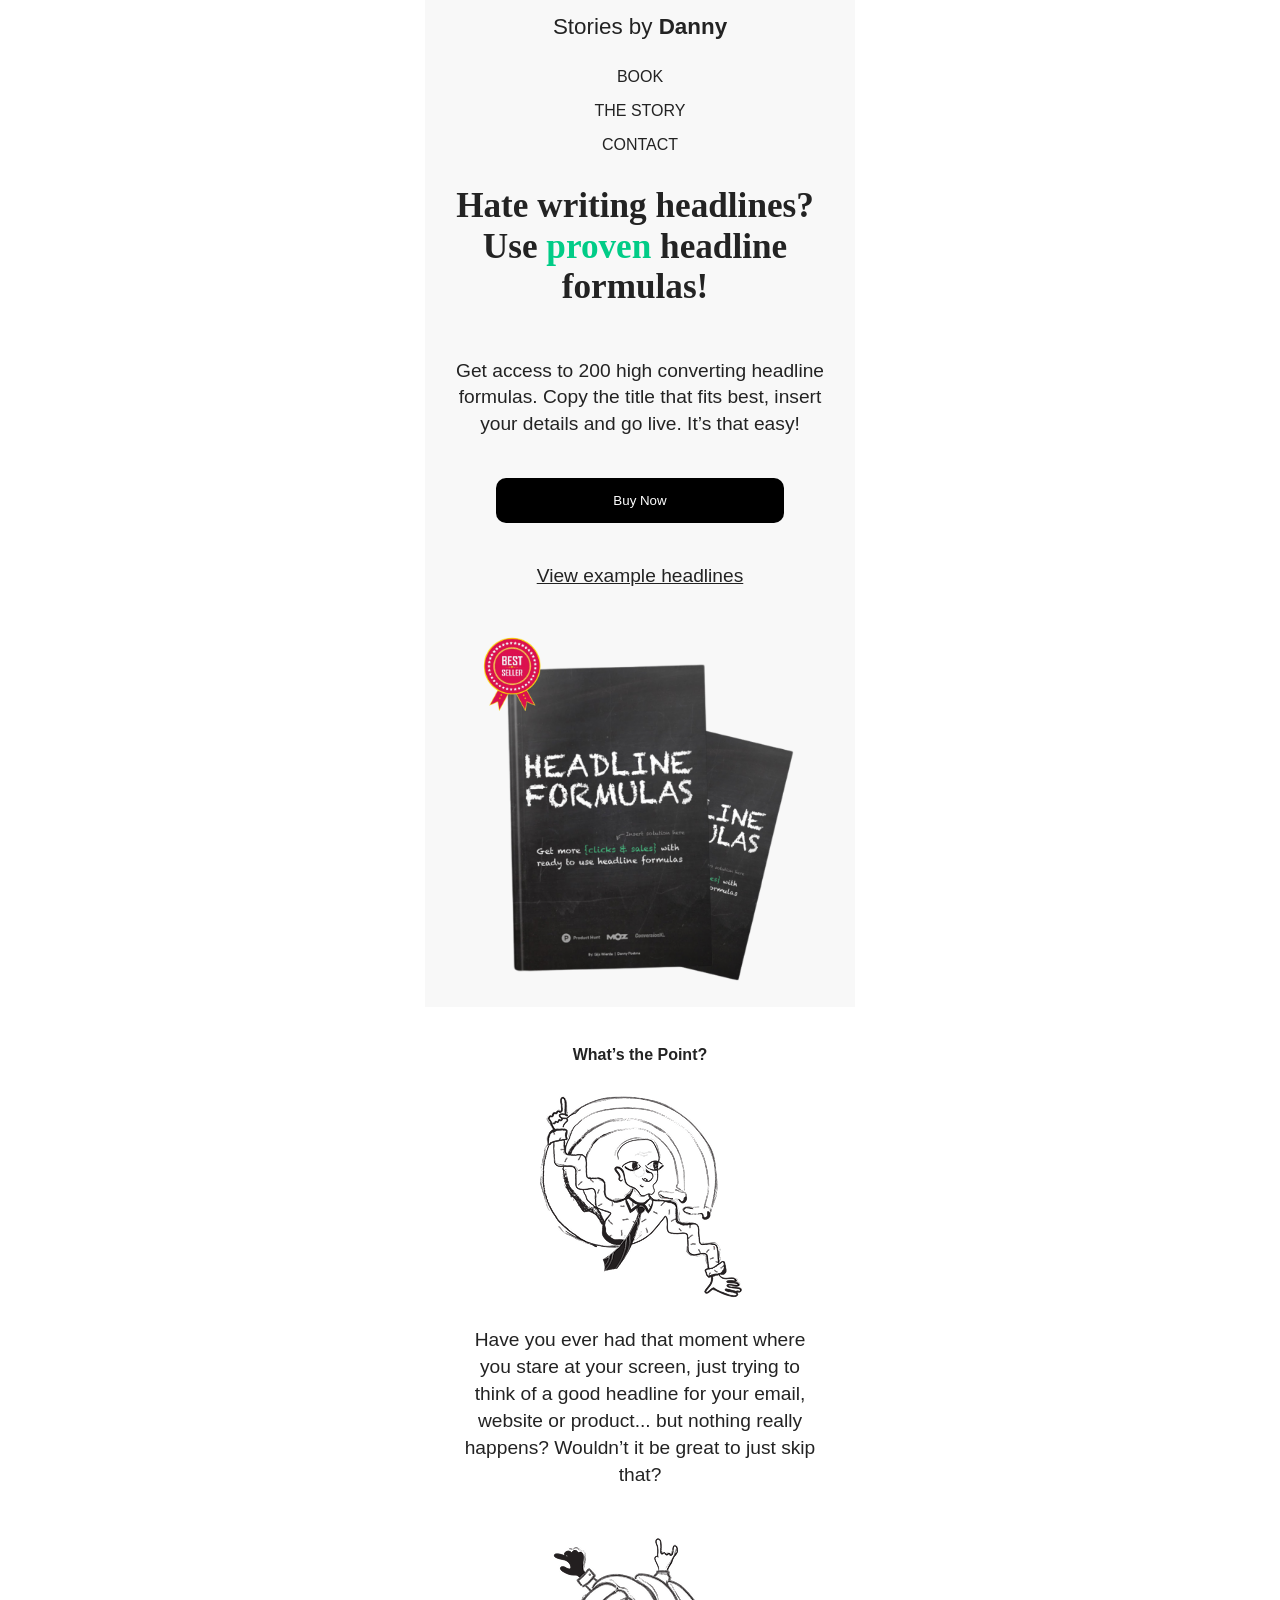
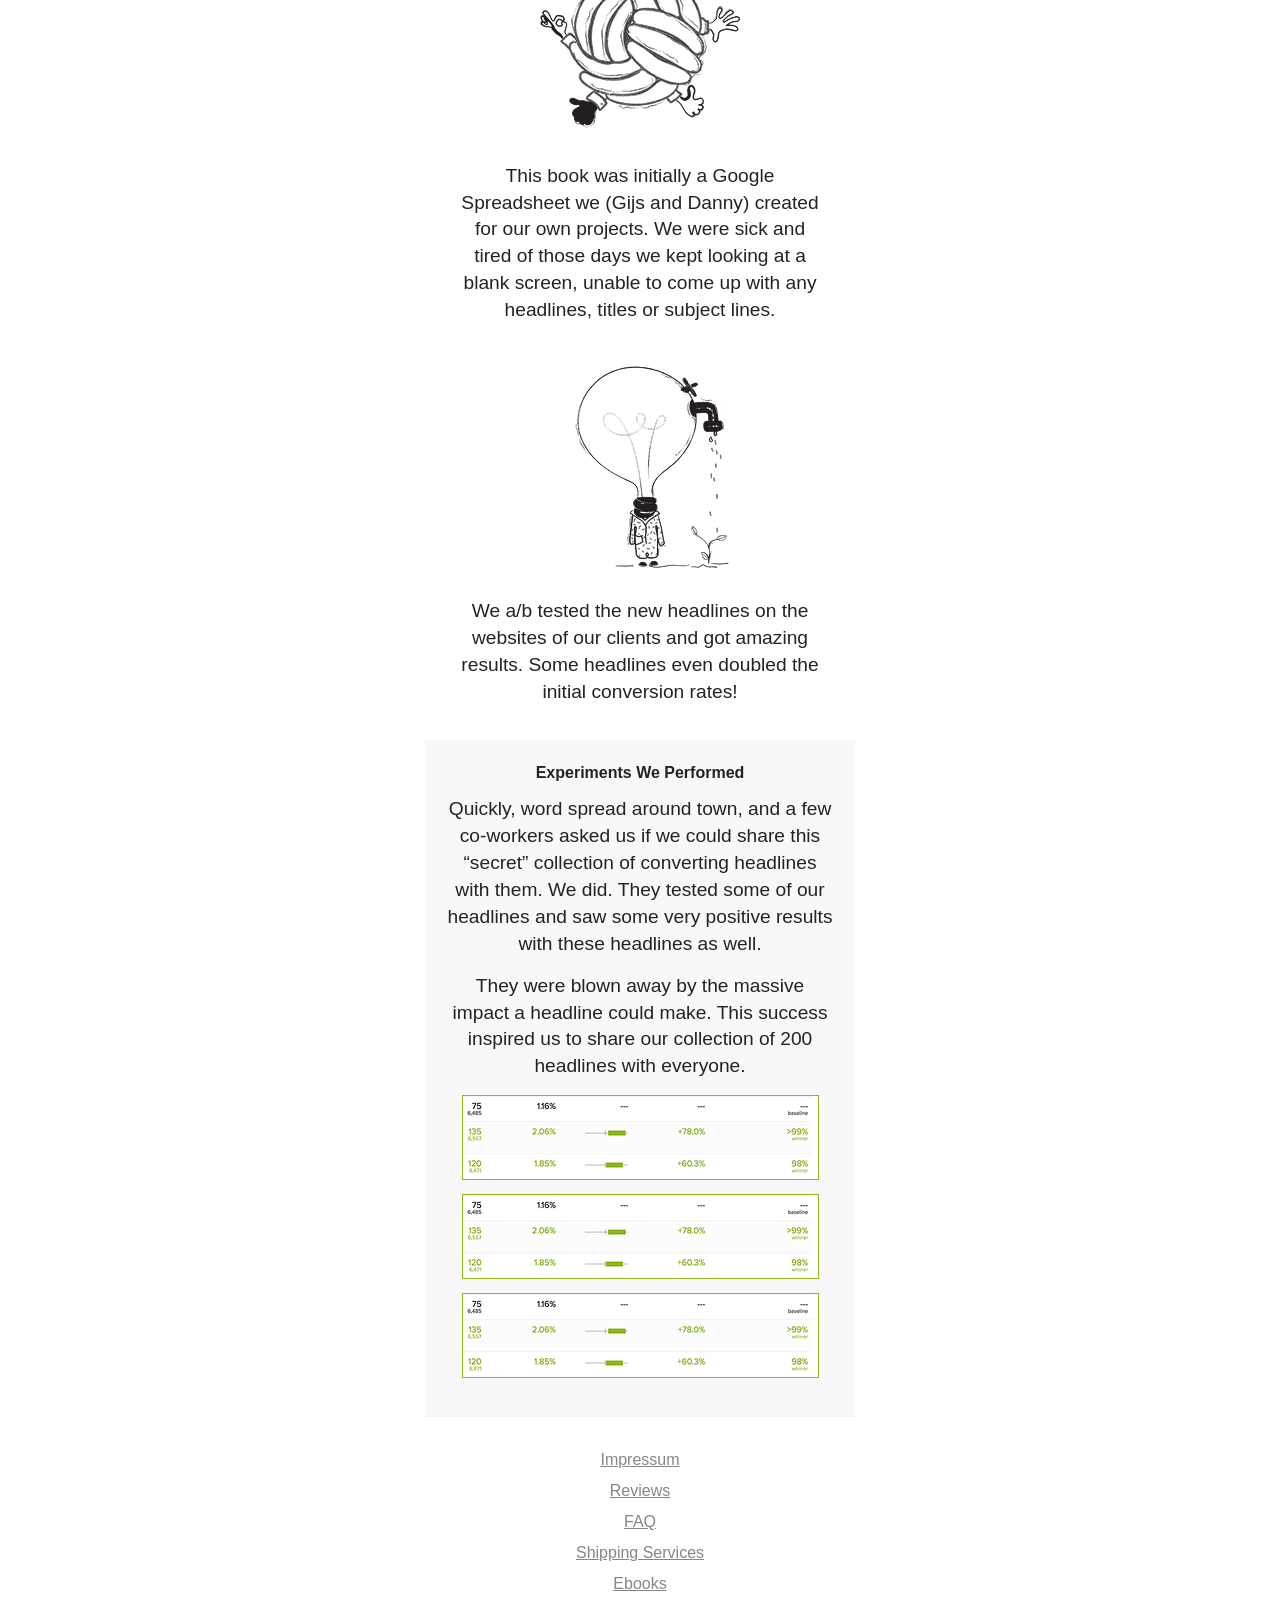
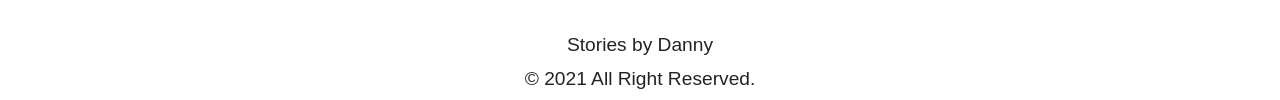
<file: desenvolvimento-web-I/HTML+CSS/Books/index.html>
<!DOCTYPE html>
<html lang="en">
<head>
    <meta charset="UTF-8">
    <meta name="viewport" content="width=device-width, initial-scale=1.0">
    <link rel="stylesheet" href="css/reset.css">
    <link rel="stylesheet" href="css/style.css">
    <title>Book - Home</title>
</head>
<body>
    <header>
        <a href="#">
            <h1>Stories by <span>Danny</span></h1>
        </a>
        <nav>
            <ul>
                <li class="atual">
                    <a href="#">BOOK</a>
                </li>
                <li>
                    <a href="#">THE STORY</a>
                </li>
                <li>
                    <a href="#">CONTACT</a>
                </li>
            </ul>
        </nav>
    </header>
    <main>
        <section class="banner">
            <h1>
                Hate writing headlines? 
                Use <span>proven</span> headline formulas!
            </h1>
            <p>Get access to 200 high converting headline formulas. Copy the title that fits best, insert your details and go live. It’s that easy!</p>
            <a href="#">
                <button>Buy Now</button>
            </a>
            <a href="#">
                <p>View example headlines</p>
            </a>
            <img src="src/images/books.png" alt="Books image">
        </section>
        <section class="about">
            <h2>What’s the Point?</h2>
            <img src="src/images/point.png" alt="the point">
            <p>Have you ever had that moment where you stare at your screen, just trying to think of a good headline for your email, website or product... but nothing really happens? Wouldn’t it be great to just skip that?</p>
            <img src="src/images/confusion.png" alt="confusion">
            <p>This book was initially a Google Spreadsheet we (Gijs and Danny) created for our own projects. We were sick and tired of those days we kept looking at a blank screen, unable to come up with any headlines, titles or subject lines.</p>

            <img src="src/images/idea.png" alt="idea">
            <p>We a/b tested the new headlines on the websites of our clients and got amazing results. Some headlines even doubled the initial conversion rates!</p>
        </section>
        <section class="table">
            <h2>Experiments We Performed</h2>
            <p>Quickly, word spread around town, and a few co-workers asked us if we could share this “secret” collection of converting headlines with them. We did. They tested some of our headlines and saw some very positive results with these headlines as well.</p>
            <p>They were blown away by the massive impact a headline could make. This success inspired us to share our collection of 200 headlines with everyone.</p>
            <img src="src/images/table.png" alt="tabela">
        </section>
    </main>
    <footer>
        <ul>
            <li>Impressum</li>
            <li>Reviews</li>
            <li>FAQ</li>
            <li>Shipping Services</li>
            <li>Ebooks</li>
        </ul>
        <p>Stories by Danny</p>
        <p>&copy; 2021 All Right Reserved.</p>
    </footer>
</body>
</html>
</file>
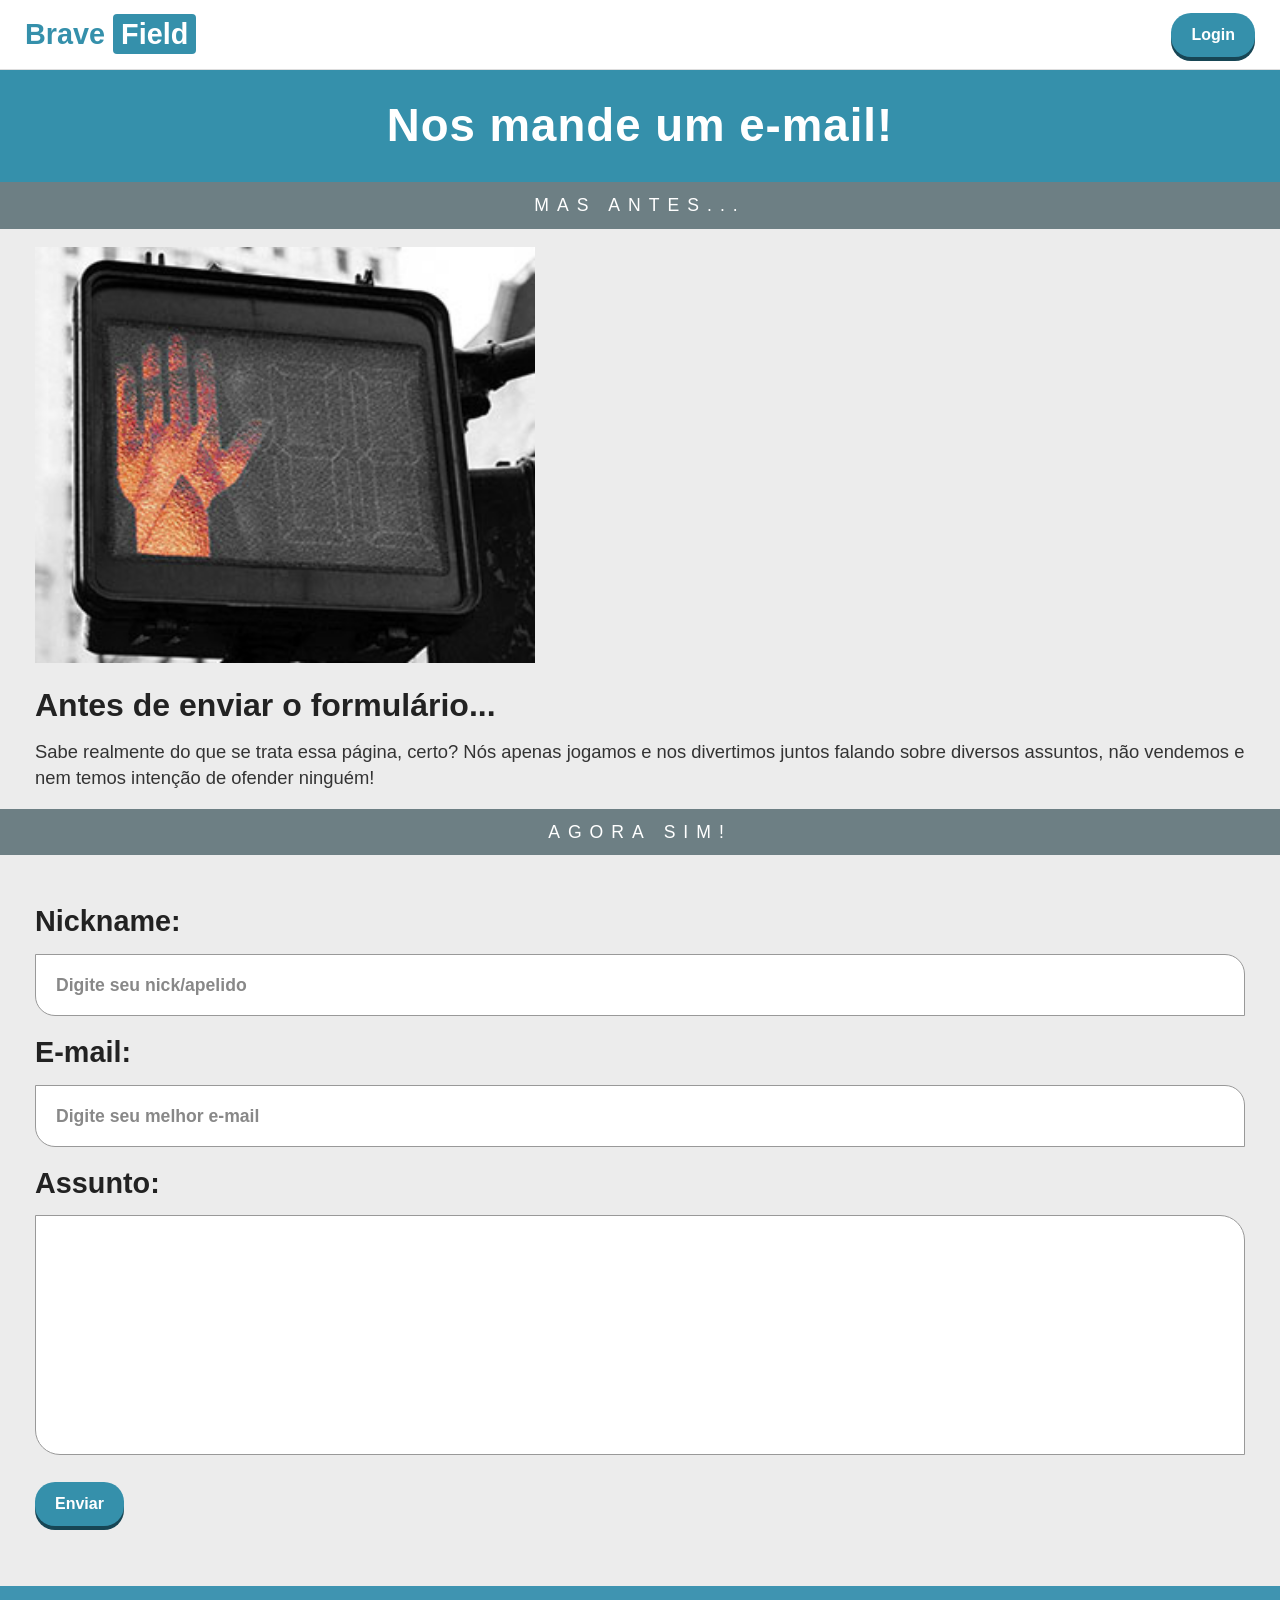
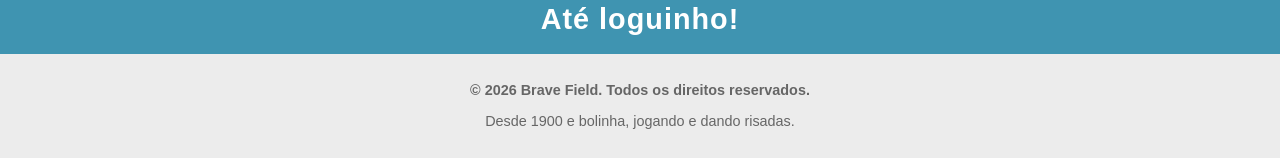
<file: desenvolvimento-web-I/HTML+CSS/BraveFild/index.html>
<!doctype html>
<html lang="pt-BR">
<head>
  <meta charset="UTF-8" />
  <meta
    name="viewport"
    content="width=device-width, initial-scale=1.0"
  />

  <title>Contato | Brave Field</title>
  <link
    href="https://fonts.googleapis.com/css2?family=Nunito:wght@300;400;600;700;800&display=swap"
    rel="stylesheet"
  />

  <link rel="stylesheet" href="css/reset.css" />
  <link rel="stylesheet" href="css/style.css" />
</head>

<body>

  <header class="header">
    <h1 class="logo">
      Brave <span>Field</span>
    </h1>

    <button type="button" class="btn">
      Login
    </button>
  </header>

  <main>
    <section class="app">

      <section class="banner-top">
        <h2>Nos mande um e-mail!</h2>
      </section>

      <section class="bar">
        <p>MAS ANTES...</p>
      </section>

      <section class="warning">

        <figure>
          <img
            src="src/image/banner.png"
            alt="Sinal de pare para pedestres"
          />
        </figure>

        <h2>Antes de enviar o formulário...</h2>

        <p>
          Sabe realmente do que se trata essa página, certo?
          Nós apenas jogamos e nos divertimos juntos falando
          sobre diversos assuntos, não vendemos e nem temos
          intenção de ofender ninguém!
        </p>

      </section>

      <section class="bar">
        <p>AGORA SIM!</p>
      </section>

      <form action="#" method="post" class="contact-form">

        <div class="form-group">
          <label for="nickname">
            Nickname:
          </label>

          <input
            type="text"
            id="nickname"
            name="nickname"
            placeholder="Digite seu nick/apelido"
            autocomplete="nickname"
            required
          />
        </div>

        <div class="form-group">
          <label for="email">
            E-mail:
          </label>

          <input
            type="email"
            id="email"
            name="email"
            placeholder="Digite seu melhor e-mail"
            autocomplete="email"
            required
          />
        </div>

        <div class="form-group">
          <label for="subject">
            Assunto:
          </label>

          <textarea
            id="subject"
            name="subject"
            rows="8"
          ></textarea>
        </div>
        <button type="submit" class="btn-submit">
      Enviar
    </button>
      </form>

      

    </section>
  </main>

  <footer>

    <section class="banner-bottom">
      <h2>Até loguinho!</h2>
    </section>

    <section class="footer-info">
      <p>
        &copy; 2026 Brave Field. Todos os direitos reservados.
      </p>

      <p>
        Desde 1900 e bolinha, jogando e dando risadas.
      </p>
    </section>

  </footer>

</body>
</html>
</file>
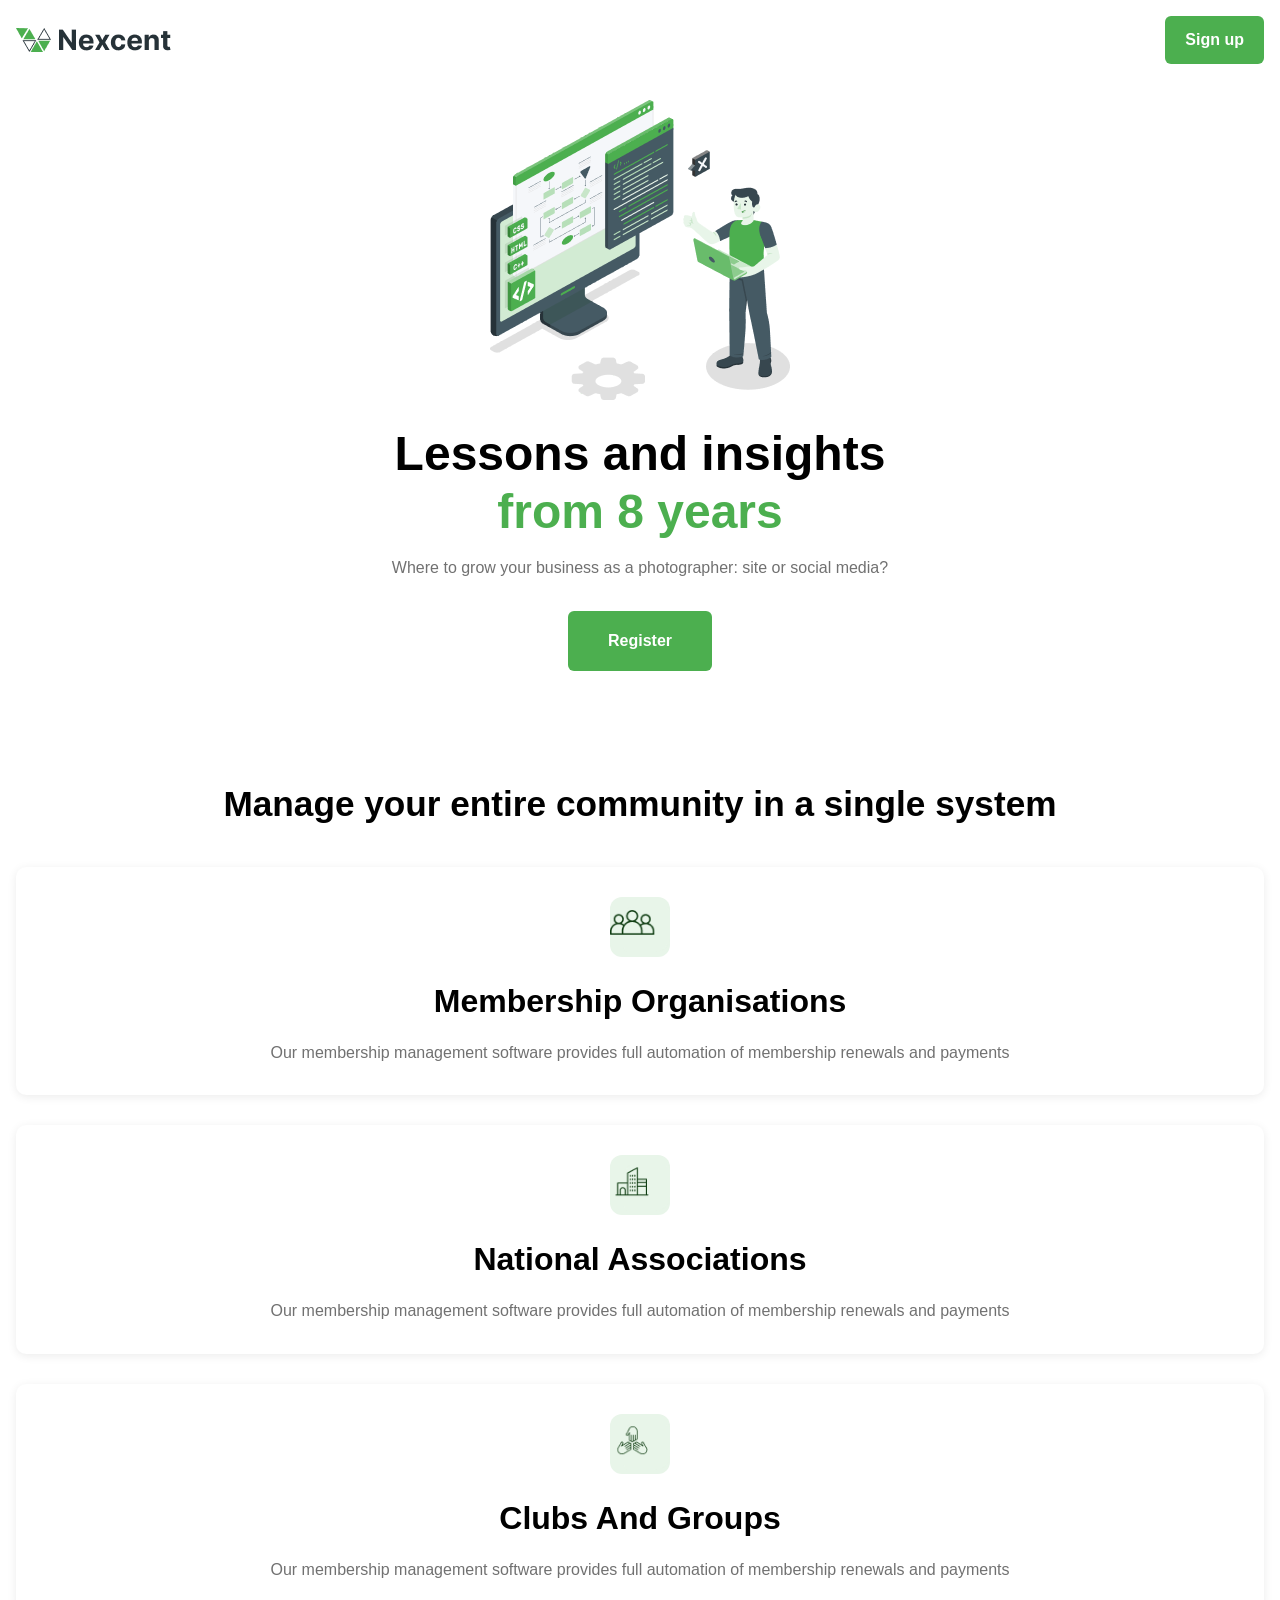
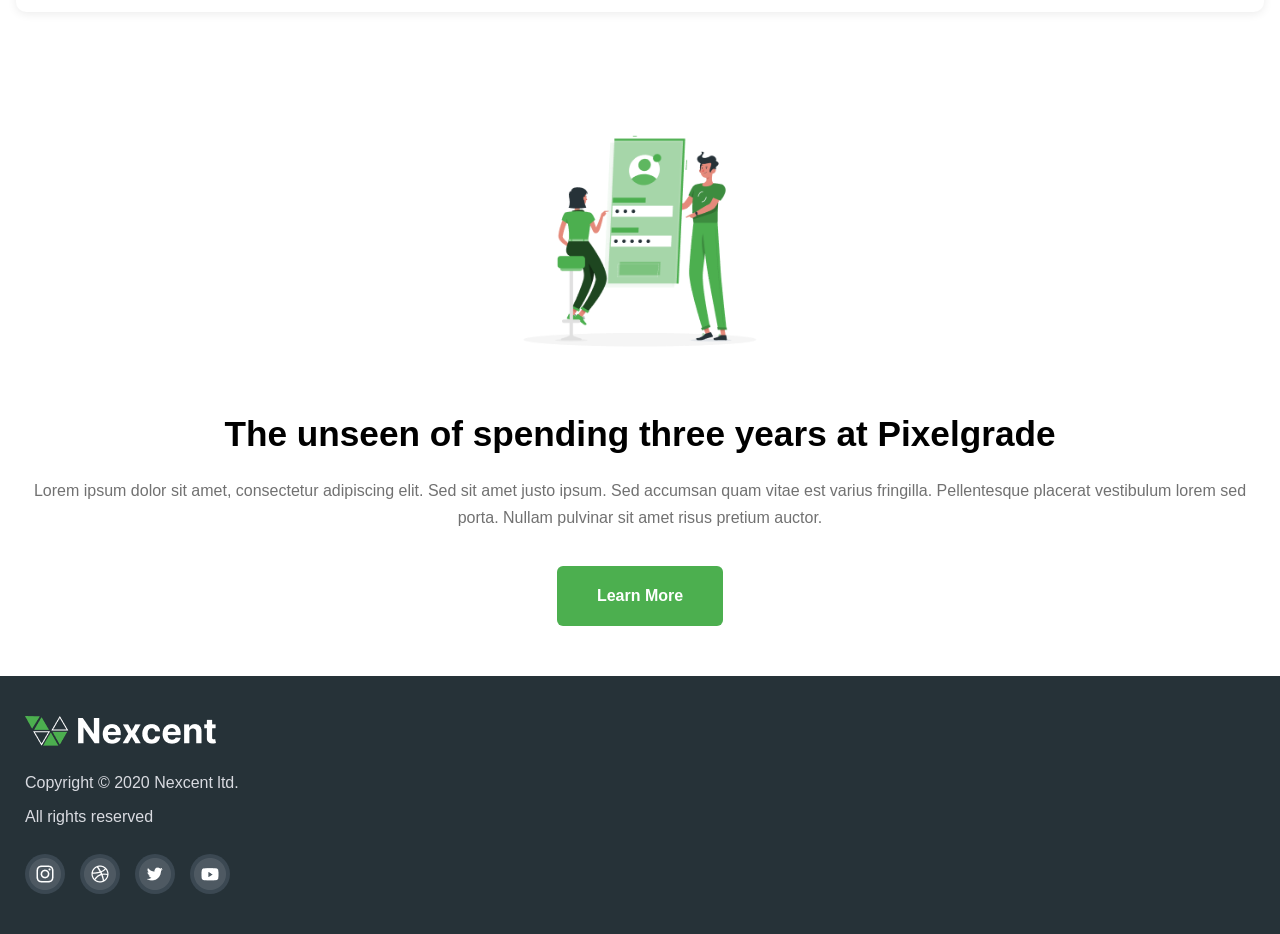
<file: desenvolvimento-web-I/HTML+CSS/Nexcent/index.html>
<!doctype html>
<html lang="pt-BR">
  <head>
    <meta charset="UTF-8" />
    <meta name="viewport" content="width=device-width, initial-scale=1.0" />
    <title>Nexcent</title>
    <link rel="stylesheet" href="css/reset.css" />
    <link rel="stylesheet" href="css/style.css" />
  </head>
  <body>
    <header class="header">
      <div class="logo">
        <img src="src/image/Logo-Black.png" alt="Logo" />
      </div>

      <button class="signup-btn">Sign up</button>
    </header>

    <main>
      <section class="hero">
        <img src="src/image/hero.png" alt="Hero" class="hero-img" />

        <h2>
          Lessons and insights
          <span>from 8 years</span>
        </h2>

        <p>
          Where to grow your business as a photographer: site or social media?
        </p>

        <button class="register-btn">Register</button>
      </section>

      <section class="community">
        <h2>Manage your entire community in a single system</h2>

        <div class="cards">
          <article class="card">
            <div class="icon">
              <img src="src/icon/people.png" alt="" />
            </div>
            <h3>Membership Organisations</h3>

            <p>
              Our membership management software provides full automation of
              membership renewals and payments
            </p>
          </article>

          <article class="card">
            <div class="icon">
              <img src="src/icon/city.png" alt="" />
            </div>

            <h3>National Associations</h3>

            <p>
              Our membership management software provides full automation of
              membership renewals and payments
            </p>
          </article>

          <article class="card">
            <div class="icon">
              <img src="src/icon/hands.png" alt="" />
            </div>

            <h3>Clubs And Groups</h3>

            <p>
              Our membership management software provides full automation of
              membership renewals and payments
            </p>
          </article>
        </div>
      </section>

      <section class="feature">
        <img src="src/image/feature.png" alt="Feature" />

        <h2>The unseen of spending three years at Pixelgrade</h2>

        <p>
          Lorem ipsum dolor sit amet, consectetur adipiscing elit. Sed sit amet
          justo ipsum. Sed accumsan quam vitae est varius fringilla.
          Pellentesque placerat vestibulum lorem sed porta. Nullam pulvinar sit
          amet risus pretium auctor.
        </p>

        <button class="learn-btn">Learn More</button>
      </section>
    </main>

    <footer class="footer">
      <div class="logo footer-logo">
        <img src="src/image/Logo-White.png" alt="" />
      </div>

      <p>Copyright &copy; 2020 Nexcent ltd.</p>
      <p>All rights reserved</p>

      <div class="social">
        <a href="#">
          <img src="src/icon/insta.png" alt="" />
        </a>
        <a href="#">
          <img src="src/icon/boll.png" alt="" />
        </a>
        <a href="#">
          <img src="src/icon/twt.png" alt="" />
        </a>
        <a href="#">
          <img src="src/icon/youtube.png" alt="" />
        </a>
      </div>
    </footer>
  </body>
</html>
</file>
<file: desenvolvimento-web-I/HTML+CSS/Books/css/style.css>
body {
    font-family: 'Franklin Gothic Medium', 'Arial Narrow', Arial, sans-serif;
    color: #232323;
    text-align: center;
    max-width: 430px;
    margin: 0 auto;
}

p {
    line-height: 1.4;
    font-size: 1.2rem;
}

a {
    text-decoration: none;
    color: #232323;
}

header {
    background-color: #F8F8F8;
    padding-top: 16px;
}

header h1 {
    font-size: 1.4rem;
}

header h1 span {
    font-weight: bolder;
}

header nav ul {
    line-height: 2.1;
    padding-top: 22px;
}

header ul li {
    color: #868686;
}

header ul .atual {
    color: #232323;
}

.banner {
    background-color: #F8F8F8;
}

.banner h1 {
    font-weight: bold;
    font-size: 2.2rem;
    font-family: Georgia, 'Times New Roman', Times, serif;
    line-height: 1.15;
    padding: 25px 10px 10px 0;
}

.banner h1 span {
    color: #01CC87;
}

.banner p {
    margin: 40px 30px;
}

.banner a {
    display: block;
}

.banner a button {
    background-color: #000000;
    color: #ffffff;
    height: 45px;
    width: 18rem;
    border: none;
    border-radius: 10px;
}

.banner a p {
    text-decoration: underline;

}

.banner img {
    width: 80%;
    height: auto;
}

.about {
    margin-top: 40px;
}

.about h2 {
    font-weight: bold;
}

.about img {
    margin: 30px 0 10px 0;
}

.about p {
    margin: 15px 35px 10px 35px;
}

.table {
    margin-top: 35px;
    background-color: #F8F8F8;
}

.table h2 {
    font-weight: bold;
    padding-top: 25px;
}

.table p {
    margin: 15px 22px;
}

.table img {
    padding-bottom: 35px;
}

footer {
    padding-top: 20px;
    border-top: #F4F4F4 solid 1px;
}

footer ul {
    margin-bottom: 40px;
}

footer ul li {
    color: #868686;
    text-decoration: underline;
    margin-top: 15px;
}

footer p {
    margin: 7px 0;
}
</file>
<file: desenvolvimento-web-I/HTML+CSS/BraveFild/css/style.css>
body {
  font-family: "Nunito", sans-serif;
  background: #ffffff;
  color: #222;
}

header {
  height: 70px;
  background: #fff;
  display: flex;
  justify-content: space-between;
  align-items: center;
  padding: 0 25px;
  border-bottom: 1px solid #ddd;
}

header h1 {
  font-size: 1.8rem;
  font-weight: 800;
  color: #3590AB;
}

header h1 span {
    color: #fff;
    background-color: #3590AB;
    padding: 4px 8px;
    border-radius: 4px;
}

.btn {
  padding: 10px 20px;
  border: none;
  border-radius: 20px;
  background: #3590AB;
  box-shadow: 0 4px 0px #174655;
  color: white;
  font-weight: 700;
  cursor: pointer;
}

main {
  display: flex;
  justify-content: center;
  background: #ececec;
}

.app {
  width: 100%;
  background: #ececec;
  align-items: center;
}

.banner-top,
.banner-bottom {
  background: #3590AB;
  color: white;
  text-align: center;
  padding: 22px;
  font-size: 1.9rem;
  font-weight: 700;
  letter-spacing: 1px;
}

.banner-bottom {
  padding: 15px;
  font-size: 1.5rem;
}

.bar {
  background: #6d7f84;
  color: white;
  text-align: center;
  padding: 10px;
  font-size: 1.1rem;
  letter-spacing: 8px;
  font-weight: 300;
}

.warning {
  padding: 18px 35px;
  background: #ececec;
  align-items: center;
  display: block;
}

.warning img {
  width: 500px;
  display: block;
  margin-bottom: 18px;
  justify-self: center;
}

.warning h2 {
  font-size: 2rem;
  font-weight: 800;
  margin-bottom: 10px;
}

.warning p {
  font-size: 1.15rem;
  line-height: 1.4;
  color: #333;
}

form {
  padding: 30px 35px 60px;
  background: #ececec;
  text-align: left;
}

form label {
  display: block;
  font-size: 1.8rem;
  font-weight: 800;
  margin-bottom: 10px;
  margin-top: 15px;
}

form input,
form textarea {
  width: 100%;
  border: 1px solid #999;
  border-radius: 0 20px;
  padding: 16px 20px;
  font-size: 1.2rem;
  font-family: inherit;
  background: white;
  outline: none;
}

form input::placeholder {
  color: #888;
  font-size: 1.1rem;
  font-weight: 700;
}

form textarea {
  height: 240px;
  resize: none;
  border-radius: 0 25px;
}

.btn-submit {
    padding: 10px 20px;
  border: none;
  border-radius: 20px;
  background: #3590AB;
  box-shadow: 0 4px 0px #174655;
  color: white;
  font-weight: 700;
  cursor: pointer;
  margin-top: 20px;
  display: block;
  justify-self: center;
}

footer {
  width: 100%;
  margin: 0 auto;
  background: #ececec;
}

.banner-bottom {
  background: #3f94b1;
  text-align: center;
  padding: 12px 0;
}

.banner-bottom h2 {
  color: #fff;
  font-size: 1.8rem;
  font-weight: 700;
  letter-spacing: 1px;
}

.footer-info {
  padding: 25px 20px;
  text-align: center;
}

.footer-info p {
  color: #666;
  font-size: 0.9rem;
  line-height: 1.6;
}

.footer-info p:first-child {
  font-weight: 700;
  margin-bottom: 8px;
}
</file>
<file: desenvolvimento-web-I/HTML+CSS/Nexcent/css/style.css>
.header{
    display:flex;
    justify-content:space-between;
    align-items:center;
    padding:16px;
}

.logo{
    display:flex;
    align-items:center;
    gap:8px;
}

.logo h1{
    font-size:2rem;
    font-weight:700;
}

.signup-btn{
    border:none;
    background:#4caf4f;
    color:white;
    padding:12px 20px;
    border-radius:6px;
    font-weight:600;
}


.hero{
    text-align:center;
    padding:20px 16px 50px;
}

.hero-img{
    width:100%;
    max-width:300px;
    margin:auto;
    display:block;
}

.hero h2{
    font-size:3rem;
    line-height:1.2;
    margin-top:25px;
}

.hero h2 span{
    display:block;
    color:#4caf4f;
}

.hero p{
    color:#717171;
    margin-top:15px;
    line-height:1.6;
}

.register-btn{
    margin-top:30px;
    border:none;
    background:#4caf4f;
    color:white;
    padding:18px 40px;
    border-radius:6px;
    font-size:1rem;
    font-weight:600;
}

.community{
    background:white;
    padding:60px 16px;
}

.community h2{
    text-align:center;
    font-size:2.2rem;
    line-height:1.3;
}

.cards{
    margin-top:40px;
    display:flex;
    flex-direction:column;
    gap:30px;
}

.card{
    background:white;
    padding:30px 20px;
    text-align:center;
    border-radius:10px;
    box-shadow:0 2px 10px rgba(0,0,0,.08);
}

.icon{
    width:60px;
    height:60px;
    margin:auto;
    background:#e8f5e9;
    border-radius:12px;
    display:flex;
    justify-content:center;
    align-items:center;
    font-size:2rem;
}

.card h3{
    margin-top:20px;
    font-size:2rem;
}

.card p{
    margin-top:15px;
    color:#717171;
    line-height:1.6;
}

.feature{
        padding:20px 16px 50px;
        text-align: center;
}

.feature img{
    width:100%;
    max-width:300px;
    margin:auto;
    display:block;
}

.feature h2{
    margin-top:30px;
    font-size:2.2rem;
    line-height:1.3;
}

.feature p{
    margin-top:20px;
    color:#717171;
    line-height:1.7;
}

.learn-btn{
    margin-top:35px;
    border:none;
    background:#4caf4f;
    color:white;
    padding:18px 40px;
    border-radius:6px;
    font-weight:600;
    font-size:1rem;
}

.footer{
    background:#263238;
    color:white;
    padding:40px 25px;
}

.footer-logo{
    margin-bottom:25px;
}

.footer h2{
    font-size:2rem;
}

.footer p{
    margin-bottom:10px;
    color:#d9dbe1;
}

.social{
    display:flex;
    gap:15px;
    margin-top:25px;
}

.social a{
    width:40px;
    height:40px;
    background:#3b4852;
    border-radius:50%;
    display:flex;
    justify-content:center;
    align-items:center;
    text-decoration:none;
    color:white;
}
</file>
